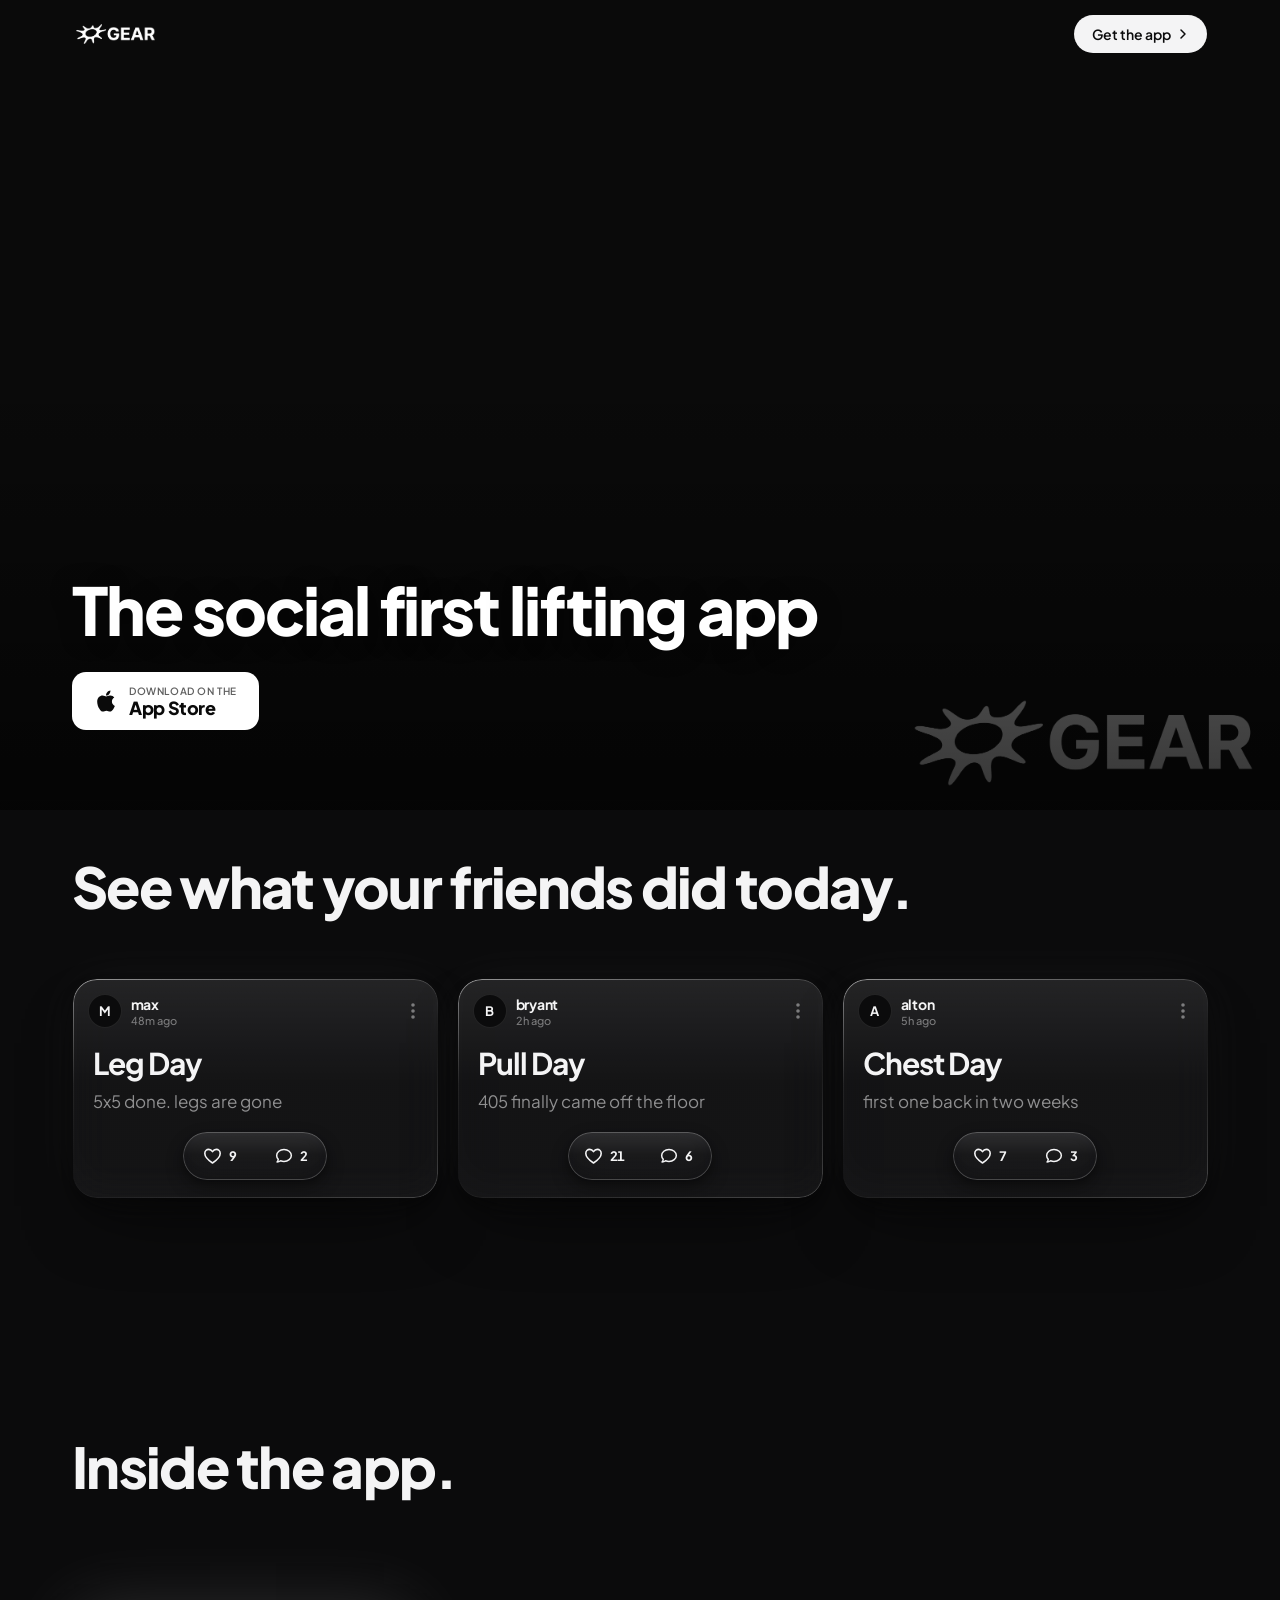
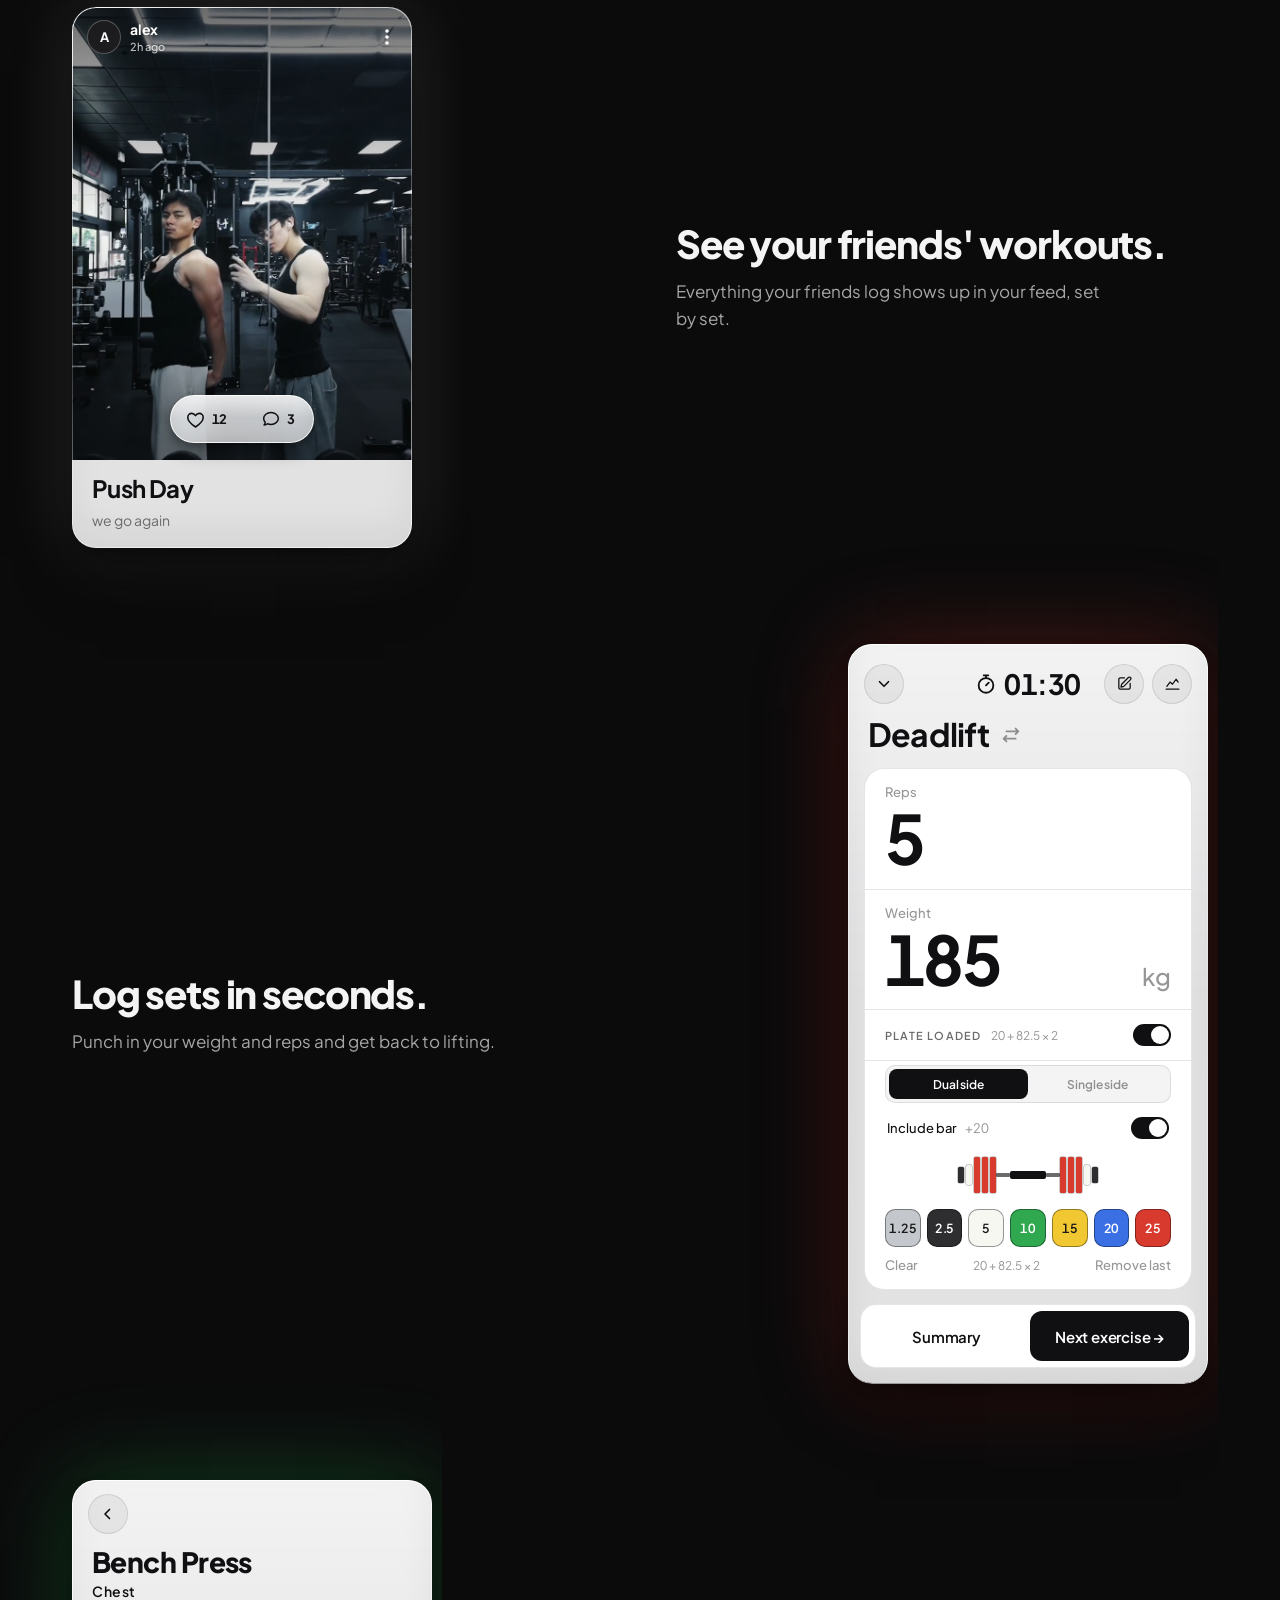
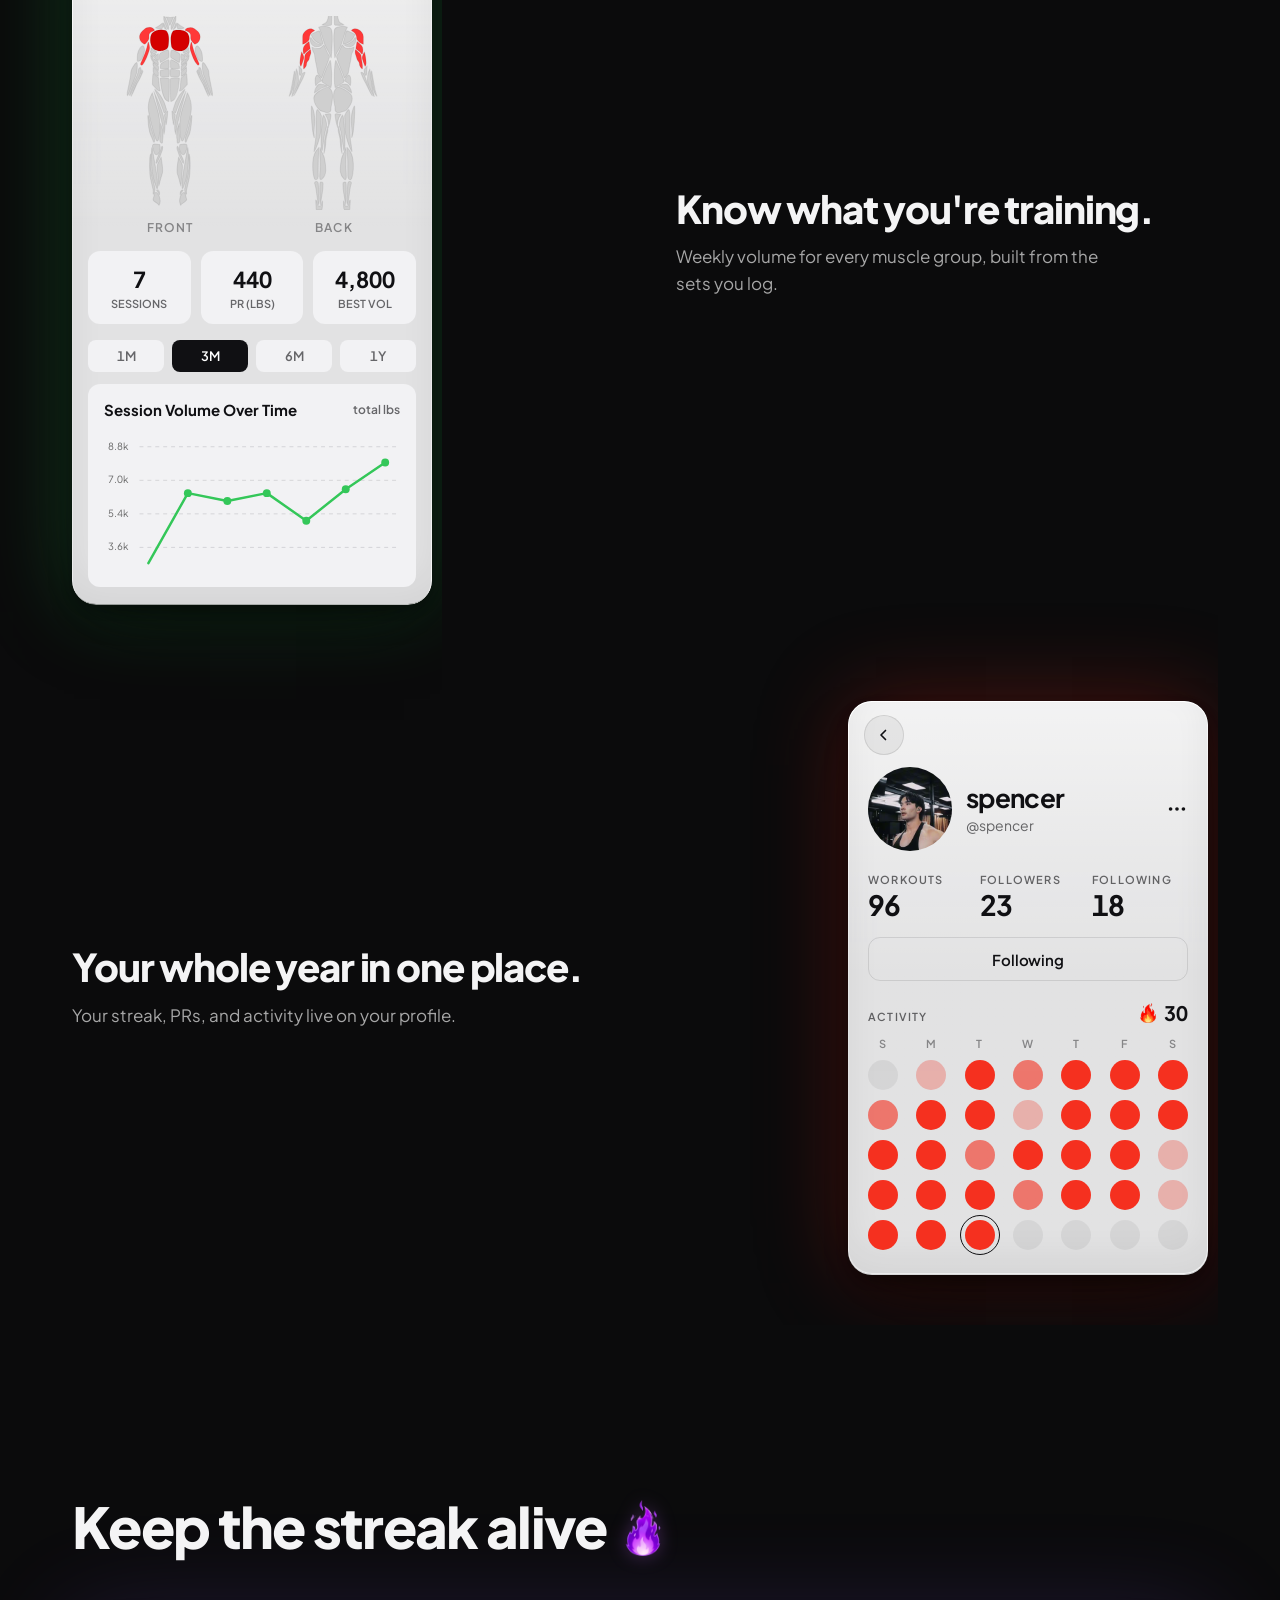
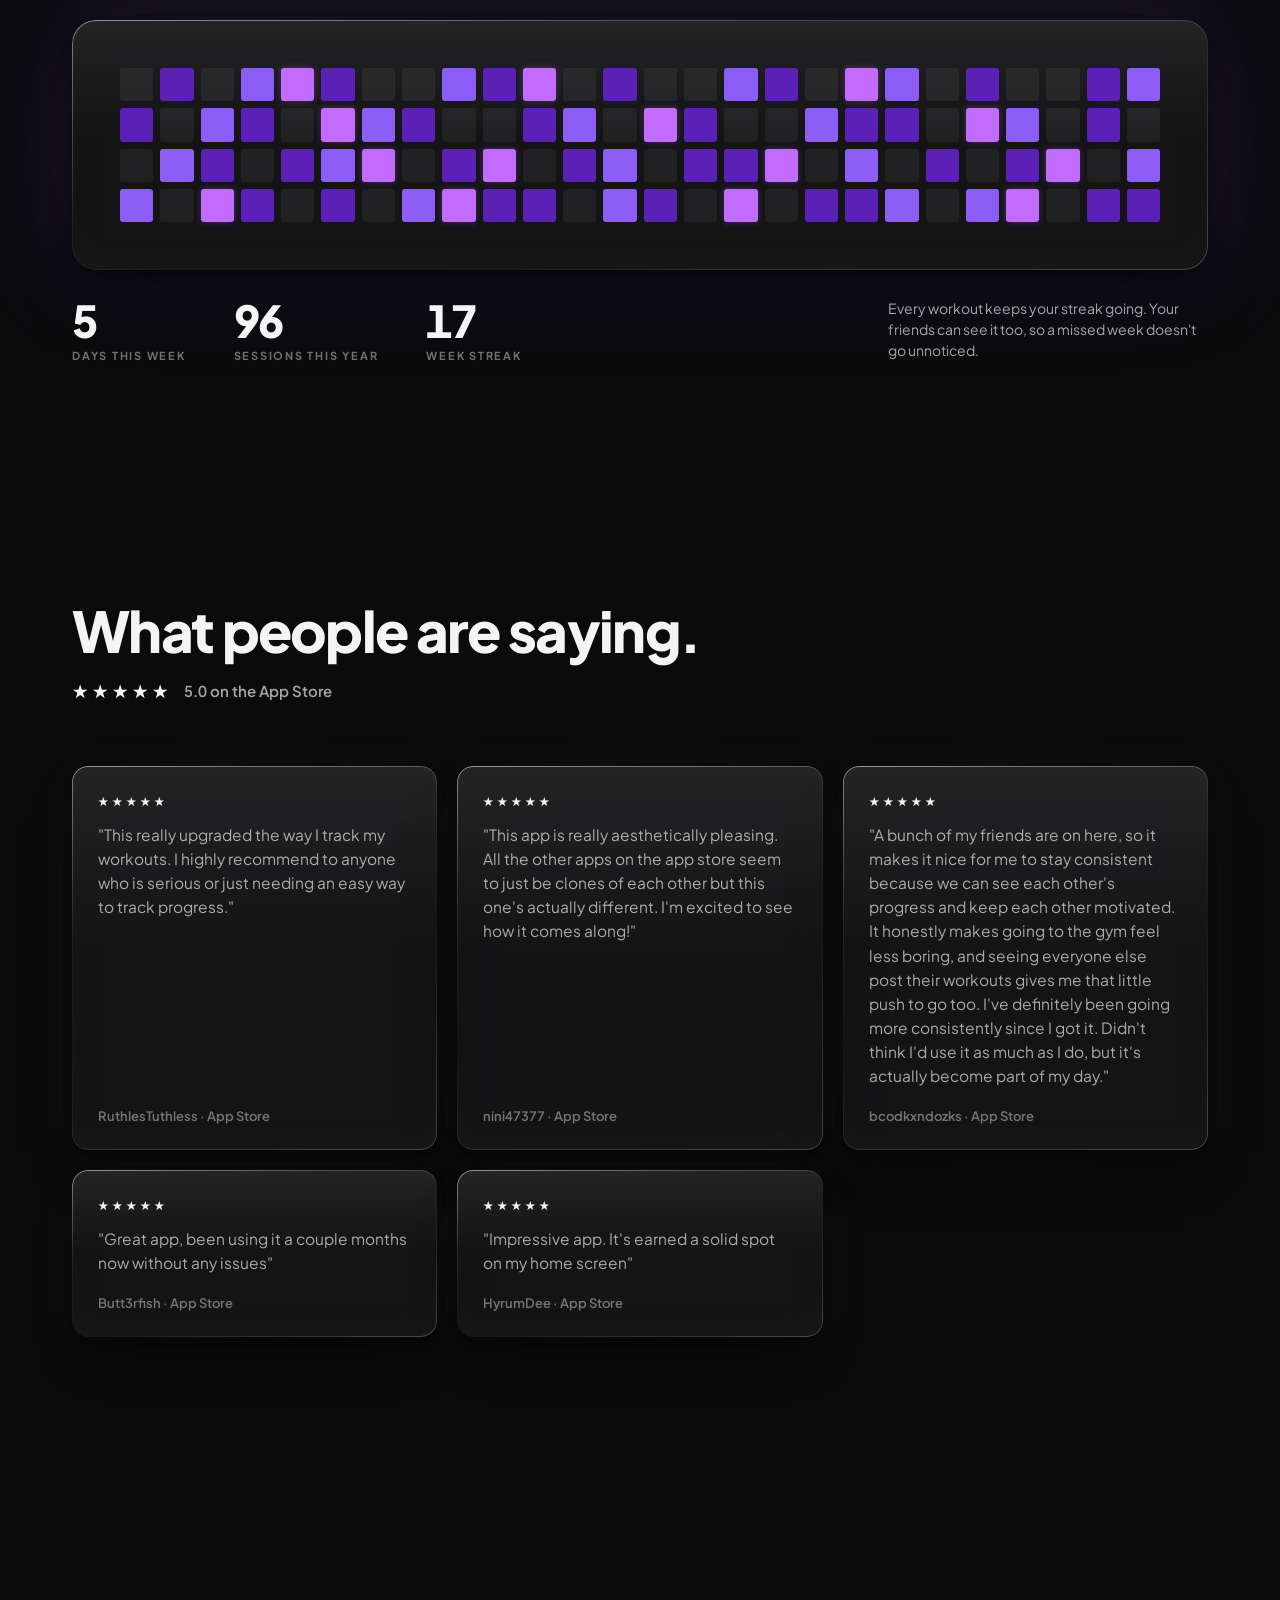
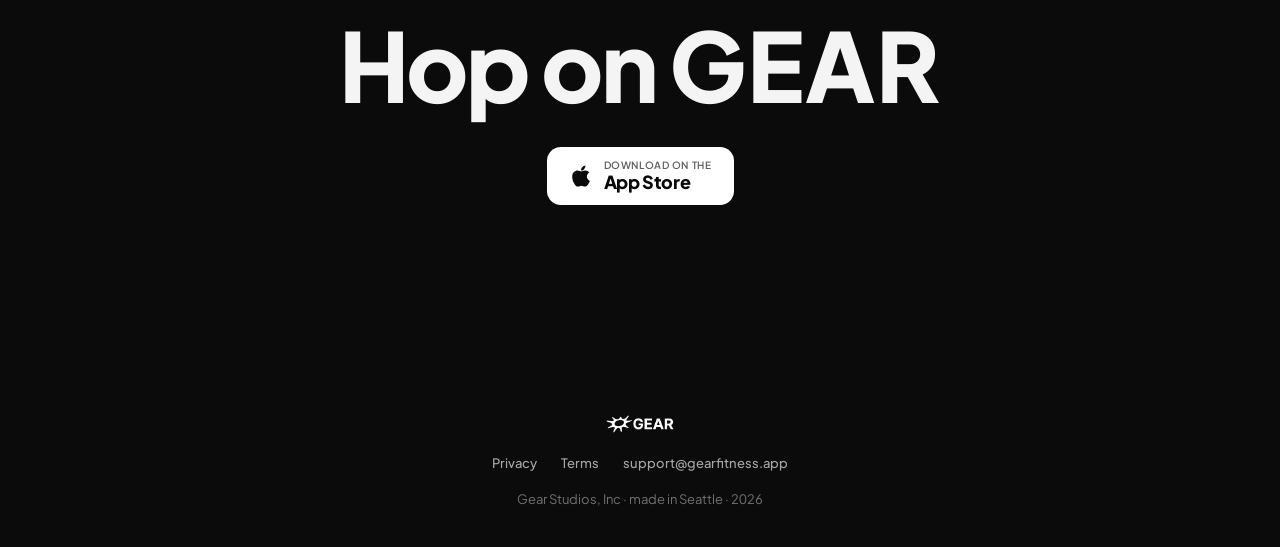
<file: index.html>
<!doctype html>
<html lang="en">
  <head>
    <meta charset="utf-8" />
    <title>Gear | Download Today</title>
    <meta name="viewport" content="width=device-width, initial-scale=1" />
    <meta
      name="description"
      content="Gear is a social workout log. Log your lifts, join groups, and see what your friends did today."
    />
    <!-- Open Graph -->
    <meta property="og:type" content="website" />
    <meta property="og:url" content="https://gearfitness.app/" />
    <meta property="og:title" content="Gear | Download Today" />
    <meta
      property="og:description"
      content="Log the set, share the session, see what your friends did today."
    />
    <meta property="og:image" content="https://gearfitness.app/thumb-v2.jpg" />
    <meta property="og:image:width" content="1200" />
    <meta property="og:image:height" content="630" />
    <meta property="og:image:type" content="image/jpeg" />
    <!-- Twitter Card -->
    <meta name="twitter:card" content="summary_large_image" />
    <meta name="twitter:url" content="https://gearfitness.app/" />
    <meta name="twitter:title" content="Gear | Download Today" />
    <meta
      name="twitter:description"
      content="Log the set, share the session, see what your friends did today."
    />
    <meta name="twitter:image" content="https://gearfitness.app/thumb-v2.jpg" />
    <!-- Favicons -->
    <link rel="icon" href="/favicon.ico" sizes="any" />
    <link rel="icon" type="image/png" href="/favicon-32x32.png" sizes="32x32" />
    <link rel="icon" type="image/png" href="/favicon-16x16.png" sizes="16x16" />
    <link rel="apple-touch-icon" href="/apple-touch-icon.png" sizes="180x180" />
    <link rel="preconnect" href="https://fonts.googleapis.com" />
    <link rel="preconnect" href="https://fonts.gstatic.com" crossorigin />
    <link
      href="https://fonts.googleapis.com/css2?family=Plus+Jakarta+Sans:wght@400;500;600;700;800&display=swap"
      rel="stylesheet"
    />
    <style>
      :root {
        --paper: #0b0b0c;
        --paper-dim: #161618;
        --ink: #f4f4f5;
        --ink-soft: rgba(255, 255, 255, 0.64);
        --ink-faint: rgba(255, 255, 255, 0.42);
        --ink-ghost: rgba(255, 255, 255, 0.1);
        --line: rgba(255, 255, 255, 0.12);
        --sans:
          "Plus Jakarta Sans", -apple-system, BlinkMacSystemFont, system-ui,
          sans-serif;
        --display: "Plus Jakarta Sans", system-ui, sans-serif;
        /* One radius system — chosen, not reflexive */
        --r-sm: 12px;
        --r-md: 16px;
        --r-lg: 24px;
      }
      * {
        box-sizing: border-box;
      }
      html,
      body {
        margin: 0;
        padding: 0;
        overflow-x: clip;
        background: var(--paper);
        color: var(--ink);
        font-family: var(--sans);
        -webkit-font-smoothing: antialiased;
        font-variant-numeric: tabular-nums;
        scroll-behavior: smooth;
        overflow-x: clip;
      }
      .wrap {
        position: relative;
        z-index: 1;
        max-width: 1200px;
        margin: 0 auto;
        padding: 0 32px;
        position: relative;
        z-index: 1;
      }
      /* Display family — replaces the old .serif hook so existing markup keeps working */
      .serif,
      .display {
        font-family: var(--display);
        font-weight: 800;
        letter-spacing: -0.03em;
      }
      .mono-caps {
        font-size: 11px;
        font-weight: 700;
        letter-spacing: 0.16em;
        text-transform: uppercase;
        color: var(--ink-faint);
      }
      a {
        color: inherit;
        text-decoration: none;
      }

      /* ===== NAV ===== */
      /* Full-width and transparent over the hero; once the page is scrolled
         the inner bar condenses into a centered, floating glass pill
         (see .scrolled). The outer nav never paints — the pill is .inner. */
      nav.top {
        position: fixed;
        inset: 0 0 auto;
        z-index: 20;
        pointer-events: none;
      }
      nav.top .inner {
        pointer-events: auto;
        position: relative;
        display: flex;
        align-items: center;
        justify-content: space-between;
        gap: 24px;
        width: 100%;
        max-width: 1200px;
        margin: 0 auto;
        padding: 14px 32px;
        border: 1px solid transparent;
        border-radius: 0;
        background: transparent;
        transition:
          max-width 0.42s cubic-bezier(0.22, 1, 0.36, 1),
          margin-top 0.38s cubic-bezier(0.22, 1, 0.36, 1),
          padding 0.35s ease,
          background 0.3s ease,
          border-color 0.3s ease,
          border-radius 0.38s cubic-bezier(0.22, 1, 0.36, 1),
          box-shadow 0.35s ease;
      }
      nav.top.scrolled .inner {
        max-width: min(400px, 100% - 24px);
        margin-top: 10px;
        padding: 8px 8px 8px 20px;
        border-radius: 999px;
        border: 1px solid rgba(255, 255, 255, 0.14);
        background:
          linear-gradient(
            rgba(255, 255, 255, 0.09),
            rgba(255, 255, 255, 0.02) 48%
          ),
          rgba(17, 17, 19, 0.72);
        backdrop-filter: blur(18px) saturate(1.5);
        -webkit-backdrop-filter: blur(18px) saturate(1.5);
        box-shadow:
          0 12px 28px rgba(0, 0, 0, 0.34),
          0 3px 8px rgba(0, 0, 0, 0.24),
          inset 0 1px 0 rgba(255, 255, 255, 0.14),
          inset 0 -10px 18px rgba(255, 255, 255, 0.03);
      }
      /* Gradient hairline that traces the pill's edge (masked ring) */
      nav.top .inner::before {
        content: "";
        position: absolute;
        inset: 0;
        border-radius: inherit;
        padding: 1px;
        background: linear-gradient(
          160deg,
          rgba(255, 255, 255, 0.45) 0%,
          rgba(255, 255, 255, 0.07) 30%,
          transparent 55%,
          rgba(255, 255, 255, 0.22) 100%
        );
        -webkit-mask:
          linear-gradient(#000 0 0) content-box,
          linear-gradient(#000 0 0);
        -webkit-mask-composite: xor;
        mask-composite: exclude;
        pointer-events: none;
        opacity: 0;
        transition: opacity 0.3s ease;
      }
      nav.top.scrolled .inner::before {
        opacity: 1;
      }
      nav.top .mark {
        display: flex;
        align-items: center;
        position: relative;
        z-index: 1;
      }
      nav.top .mark img {
        height: 26px;
        width: auto;
        display: block;
        filter: invert(1);
        transition: height 0.35s cubic-bezier(0.22, 1, 0.36, 1);
      }
      nav.top.scrolled .mark img {
        height: 22px;
      }
      nav.top .right {
        display: flex;
        align-items: center;
        gap: 26px;
        position: relative;
        z-index: 1;
      }
      nav.top .cta {
        height: 38px;
        padding: 0 18px;
        background: var(--ink);
        color: var(--paper);
        border-radius: 999px;
        font-size: 14px;
        font-weight: 600;
        display: inline-flex;
        align-items: center;
        gap: 6px;
        border: none;
        cursor: pointer;
        font-family: inherit;
        transition:
          opacity 0.18s ease,
          height 0.3s ease;
      }
      nav.top.scrolled .cta {
        height: 34px;
      }
      nav.top .cta:hover {
        opacity: 0.85;
      }

      /* ===== HERO (full-bleed video) ===== */
      section.hero {
        position: relative;
        min-height: 90vh;
        min-height: 90dvh; /* accounts for mobile browser chrome */
        display: flex;
        align-items: flex-end;
        background: #0a0a0a;
        overflow: hidden;
      }
      .hero-media {
        position: absolute;
        /* 30px taller than the hero, overflowing past the clipped bottom
           edge: shows 30px more of the video's top, no background reveal. */
        inset: 0 0 -30px 0;
        z-index: 0;
      }
      .hero-video {
        display: block;
        width: 100%;
        height: 100%;
        object-fit: cover;
        object-position: center;
      }
      .hero-wordmark {
        position: absolute;
        right: 1.1%;
        bottom: 4.9%;
        width: 28.5%;
        height: auto;
        filter: invert(1);
        opacity: 0.46;
        pointer-events: none;
        user-select: none;
      }
      /* Light gradient only at the bottom so the white download badges stay legible */
      .hero-scrim {
        position: absolute;
        inset: 0;
        z-index: 1;
        background: linear-gradient(
          180deg,
          transparent 0%,
          transparent 45%,
          rgba(0, 0, 0, 0.56) 100%
        );
      }
      .hero-inner {
        position: relative;
        z-index: 2;
        color: #fff;
        width: 100%;
        padding-top: 0;
        padding-bottom: 80px;
      }
      .hero-copy {
        max-width: 900px;
        margin-bottom: 30px;
      }
      .hero-copy h1 {
        font-size: clamp(40px, 5.2vw, 66px);
        line-height: 1;
        margin: 0;
        color: #fff;
        text-shadow: 0 2px 24px rgba(0, 0, 0, 0.35);
      }

      /* App store download buttons */
      .store-buttons {
        display: flex;
        gap: 14px;
        flex-wrap: wrap;
      }
      .store-btn {
        display: inline-flex;
        align-items: center;
        gap: 11px;
        height: 58px;
        padding: 0 22px;
        background: #fff;
        color: #0a0a0a;
        border-radius: 14px;
        border: none;
        cursor: pointer;
        transition:
          transform 0.18s ease,
          opacity 0.18s ease;
      }
      .store-btn:hover {
        opacity: 0.9;
        transform: translateY(-1px);
      }
      .store-ico {
        width: 24px;
        height: 24px;
        fill: currentColor;
        flex: none;
      }
      .store-txt {
        display: flex;
        flex-direction: column;
        line-height: 1;
        text-align: left;
      }
      .store-txt small {
        font-size: 10px;
        font-weight: 600;
        letter-spacing: 0.06em;
        text-transform: uppercase;
        opacity: 0.65;
        margin-bottom: 3px;
      }
      .store-txt strong {
        font-size: 18px;
        font-weight: 800;
        letter-spacing: -0.02em;
      }

      /* ===== APP SCREENS — ALTERNATING ROWS ===== */
      section.showcase {
        padding: 120px 0 56px;
      }
      .app-row {
        display: grid;
        grid-template-columns: 1fr 1fr;
        gap: 72px;
        align-items: center;
        padding: 48px 0;
      }
      .app-row .shot {
        position: relative;
        display: flex;
        justify-content: flex-start;
      }
      .app-row.flip .shot {
        order: 2;
        justify-content: flex-end;
      }
      .app-row .phone-shot {
        width: min(300px, 78vw);
      }
      .app-copy .kicker {
        margin-bottom: 14px;
      }
      .app-copy h3 {
        font-family: var(--display);
        font-weight: 800;
        font-size: clamp(28px, 3vw, 40px);
        line-height: 1.05;
        letter-spacing: -0.03em;
        margin: 0 0 14px;
      }
      .app-copy p {
        font-size: 17px;
        line-height: 1.55;
        color: var(--ink-soft);
        margin: 0;
        max-width: 440px;
      }
      /* iPhone frame drawn in CSS; the screenshot lives inside .screen.
         Corner radii are in px so they stay circular (a % radius on a tall
         box yields stretched, elliptical corners — the classic fake tell). */
      .phone-shot {
        position: relative;
        display: block;
        padding: 1.4%;
        background: linear-gradient(150deg, #3a3a3e 0%, #131315 30%, #060607 100%);
        border-radius: 46px;
        box-shadow:
          inset 0 0 0 1px rgba(255, 255, 255, 0.18),
          inset 0 0 0 2.5px #000;
        user-select: none;
        -webkit-user-select: none;
        -webkit-user-drag: none;
        filter: drop-shadow(0 18px 32px rgba(0, 0, 0, 0.42));
      }
      .phone-shot .screen {
        position: relative;
        width: 100%;
        aspect-ratio: 1179 / 2556;
        border-radius: 42px;
        overflow: hidden;
        background: #fff;
      }
      .phone-shot .screen img {
        width: 100%;
        height: 100%;
        object-fit: cover;
        display: block;
        -webkit-user-drag: none;
        user-select: none;
      }
      /* Uniform iOS status bar — covers each screenshot's real (mismatched)
         status bar with one 9:41 bar; scales with the phone via the SVG viewBox. */
      .phone-shot .statusbar {
        position: absolute;
        top: 0;
        left: 0;
        width: 100%;
        z-index: 2;
        display: block;
      }
      /* Dynamic Island */
      .phone-shot .island {
        position: absolute;
        top: 2.1%;
        left: 50%;
        transform: translateX(-50%);
        width: 31%;
        aspect-ratio: 100 / 30;
        background: #000;
        border-radius: 999px;
        z-index: 3;
      }
      /* The app's feed post card, rebuilt in the same glass language as the
         nav pill: photo with scrim, header over the photo, floating action
         pill, details strip on dark glass with the masked gradient ring. */
      .feed-card {
        position: relative;
        width: 340px;
        max-width: 100%;
        border-radius: 24px;
        overflow: hidden;
        /* Light glass against the dark page. The site's color tokens are
           re-declared locally, so everything inside the card renders its
           light-theme variant without per-element overrides. */
        --paper: #ffffff;
        --paper-dim: #f2f2f4;
        --ink: #101013;
        --ink-soft: rgba(16, 16, 19, 0.62);
        --ink-faint: rgba(16, 16, 19, 0.44);
        --line: rgba(0, 0, 0, 0.1);
        background:
          linear-gradient(
            rgba(255, 255, 255, 0.72),
            rgba(255, 255, 255, 0.3) 48%
          ),
          rgba(250, 250, 251, 0.85);
        backdrop-filter: blur(18px) saturate(1.5);
        -webkit-backdrop-filter: blur(18px) saturate(1.5);
        /* Layered depth: far ambient drop, mid drop, contact shadow, then
           inset top highlight + inner bottom shade for glass curvature.
           --halo is the component's color glow, hugging the card edge. */
        --halo: 0 0 72px 2px rgba(255, 255, 255, 0.14);
        box-shadow:
          0 36px 72px -28px rgba(0, 0, 0, 0.58),
          0 18px 34px -14px rgba(0, 0, 0, 0.38),
          0 5px 12px rgba(0, 0, 0, 0.24),
          inset 0 1px 0 rgba(255, 255, 255, 0.95),
          inset 0 -18px 36px rgba(0, 0, 0, 0.06),
          var(--halo);
        user-select: none;
        -webkit-user-select: none;
      }
      .feed-card::before {
        content: "";
        position: absolute;
        inset: 0;
        border-radius: inherit;
        padding: 1px;
        background: linear-gradient(
          160deg,
          rgba(255, 255, 255, 1) 0%,
          rgba(255, 255, 255, 0.45) 30%,
          rgba(255, 255, 255, 0.2) 55%,
          rgba(255, 255, 255, 0.75) 100%
        );
        -webkit-mask:
          linear-gradient(#000 0 0) content-box,
          linear-gradient(#000 0 0);
        -webkit-mask-composite: xor;
        mask-composite: exclude;
        pointer-events: none;
        z-index: 4;
      }
      .fc-media {
        position: relative;
        aspect-ratio: 3 / 4;
      }
      .fc-media img {
        position: absolute;
        inset: 0;
        width: 100%;
        height: 100%;
        object-fit: cover;
        display: block;
        -webkit-user-drag: none;
      }
      .fc-media::after {
        content: "";
        position: absolute;
        inset: 0;
        background: linear-gradient(
          rgba(0, 0, 0, 0.58),
          rgba(0, 0, 0, 0.03) 48%,
          rgba(0, 0, 0, 0.42)
        );
      }
      .fc-header {
        position: absolute;
        top: 0;
        left: 0;
        right: 0;
        display: flex;
        align-items: center;
        gap: 9px;
        padding: 13px 15px 6px;
        z-index: 2;
      }
      .fc-avatar {
        flex: none;
        width: 34px;
        height: 34px;
        border-radius: 50%;
        display: flex;
        align-items: center;
        justify-content: center;
        background: #1c1c1f;
        border: 1px solid rgba(255, 255, 255, 0.25);
        font-size: 13px;
        font-weight: 700;
        color: #fff;
      }
      .fc-id {
        flex: 1;
        min-width: 0;
        display: flex;
        flex-direction: column;
      }
      .fc-name {
        font-size: 14px;
        font-weight: 700;
        letter-spacing: -0.25px;
        line-height: 1.2;
        color: #fff;
        text-shadow: 0 1px 4px rgba(0, 0, 0, 0.35);
      }
      .fc-time {
        margin-top: 2px;
        font-size: 11px;
        font-weight: 500;
        color: rgba(255, 255, 255, 0.76);
        text-shadow: 0 1px 4px rgba(0, 0, 0, 0.35);
        font-variant-numeric: tabular-nums;
      }
      .fc-menu {
        flex: none;
        color: #fff;
      }
      /* Floating like/comment pill, same recipe as the scrolled nav: the
         backdrop-filter genuinely blurs the photo behind it. */
      .fc-actions {
        position: absolute;
        left: 50%;
        bottom: 17px;
        transform: translateX(-50%);
        width: 144px;
        height: 48px;
        border-radius: 24px;
        display: flex;
        align-items: stretch;
        z-index: 2;
        background:
          linear-gradient(
            rgba(255, 255, 255, 0.8),
            rgba(255, 255, 255, 0.45) 48%
          ),
          rgba(250, 250, 251, 0.55);
        backdrop-filter: blur(14px) saturate(1.5);
        -webkit-backdrop-filter: blur(14px) saturate(1.5);
        box-shadow:
          inset 0 0 0 1px rgba(255, 255, 255, 0.85),
          inset 0 -8px 16px rgba(0, 0, 0, 0.08),
          0 8px 18px rgba(0, 0, 0, 0.32),
          0 3px 7px rgba(0, 0, 0, 0.24);
      }
      .fc-action {
        flex: 1;
        display: flex;
        align-items: center;
        justify-content: center;
        gap: 6px;
        color: var(--ink);
        font-size: 13px;
        font-weight: 700;
        letter-spacing: -0.2px;
        font-variant-numeric: tabular-nums;
      }
      .fc-details {
        padding: 15px 20px 18px;
      }
      .fc-title {
        font-family: var(--display);
        font-size: 24px;
        line-height: 1.15;
        font-weight: 700;
        letter-spacing: -0.026em;
        color: var(--ink);
      }
      .fc-caption {
        margin-top: 7px;
        font-size: 14px;
        line-height: 1.45;
        color: var(--ink);
        opacity: 0.55;
      }
      /* The app's exercise detail screen (dark theme) on the glass base.
         Structure and values mirror ExerciseDetailContent.tsx: top bar with
         rest timer, title row, one hero card (Reps / Weight / plate loader
         split by hairlines), IPF kg plate colors, Summary/Next footer. */
      .log-card {
        width: 360px;
        max-width: 100%;
        padding: 12px 0 16px;
        display: flex;
        flex-direction: column;
        /* IPF-red halo from the loaded plates */
        --halo: 0 0 90px 4px rgba(217, 58, 46, 0.28);
      }
      .log-card i {
        display: block;
      }
      .lc-topbar {
        position: relative;
        display: flex;
        align-items: center;
        justify-content: center;
        padding: 10px 16px 12px;
      }
      .lc-round {
        width: 40px;
        height: 40px;
        border-radius: 50%;
        display: grid;
        place-items: center;
        background: rgba(0, 0, 0, 0.05);
        border: 1px solid var(--line);
        color: var(--ink);
      }
      .lc-topbar .back {
        position: absolute;
        left: 16px;
      }
      .lc-topbar .acts {
        position: absolute;
        right: 16px;
        display: flex;
        gap: 8px;
      }
      .lc-timer {
        display: flex;
        align-items: center;
        gap: 7px;
        font-size: 28px;
        font-weight: 700;
        letter-spacing: -0.5px;
        color: var(--ink);
        font-variant-numeric: tabular-nums;
      }
      .lc-title {
        display: flex;
        align-items: center;
        gap: 10px;
        padding: 4px 20px 16px;
        font-family: var(--display);
        font-size: 32px;
        font-weight: 700;
        letter-spacing: -0.025em;
        line-height: 1.1;
        color: var(--ink);
      }
      .lc-title svg {
        color: var(--ink-faint);
      }
      .lc-hero {
        margin: 0 16px 14px;
        border-radius: 20px;
        background: var(--paper);
        border: 1px solid var(--line);
        overflow: hidden;
      }
      .lc-row {
        padding: 15px 20px;
      }
      .lc-label {
        font-size: 13px;
        font-weight: 500;
        color: var(--ink-faint);
        margin-bottom: 2px;
      }
      .lc-vrow {
        display: flex;
        align-items: baseline;
      }
      .lc-value {
        flex: 1;
        font-family: var(--display);
        font-size: 68px;
        font-weight: 700;
        letter-spacing: -0.04em;
        line-height: 1.05;
        color: var(--ink);
        font-variant-numeric: tabular-nums;
      }
      .lc-unit {
        font-size: 24px;
        font-weight: 500;
        color: var(--ink-faint);
        margin-left: 8px;
      }
      .lc-div {
        height: 1px;
        background: var(--line);
      }
      .lc-plateled {
        display: flex;
        align-items: center;
        justify-content: space-between;
        gap: 10px;
        padding: 14px 20px;
      }
      .lc-plateled .cap {
        display: flex;
        align-items: baseline;
        gap: 10px;
        font-size: 11px;
        font-weight: 600;
        letter-spacing: 1.2px;
        color: var(--ink-soft);
        white-space: nowrap;
      }
      .lc-plateled .sum,
      .lc-acts .sum {
        font-size: 12px;
        font-weight: 400;
        letter-spacing: 0;
        color: var(--ink-faint);
        font-variant-numeric: tabular-nums;
      }
      .lc-switch {
        flex: none;
        width: 38px;
        height: 22px;
        border-radius: 11px;
        background: var(--ink);
        position: relative;
      }
      .lc-switch::after {
        content: "";
        position: absolute;
        top: 2px;
        left: 18px;
        width: 18px;
        height: 18px;
        border-radius: 50%;
        background: var(--paper);
      }
      .lc-loader {
        padding: 4px 20px 16px;
      }
      .lc-seg {
        display: flex;
        padding: 3px;
        border-radius: 10px;
        background: rgba(0, 0, 0, 0.045);
        border: 1px solid var(--line);
        margin-bottom: 4px;
      }
      .lc-seg span {
        flex: 1;
        height: 30px;
        display: grid;
        place-items: center;
        border-radius: 8px;
        font-size: 12px;
        font-weight: 600;
        letter-spacing: -0.1px;
        color: var(--ink-faint);
      }
      .lc-seg .on {
        background: var(--ink);
        color: var(--paper);
      }
      .lc-barrow {
        display: flex;
        align-items: center;
        justify-content: space-between;
        padding: 10px 2px 14px;
        font-size: 13px;
        font-weight: 500;
        color: var(--ink);
      }
      .lc-barrow em {
        font-style: normal;
        font-weight: 400;
        color: var(--ink-faint);
        margin-left: 8px;
      }
      .lc-visual {
        display: flex;
        align-items: center;
        justify-content: center;
        height: 44px;
      }
      .lc-visual .side {
        flex: 1;
        display: flex;
        align-items: center;
        gap: 2px;
      }
      .lc-visual .side.l {
        justify-content: flex-end;
      }
      .lc-visual .side.r {
        justify-content: flex-start;
      }
      .lc-visual .bar {
        display: flex;
        align-items: center;
      }
      .lc-visual .cap {
        width: 14px;
        height: 4px;
        border-radius: 1px;
        background: var(--ink-soft);
      }
      .lc-visual .shaft {
        width: 36px;
        height: 8px;
        border-radius: 2px;
        background: var(--ink);
      }
      .lc-visual .plate {
        width: 6px;
        border-radius: 1.5px;
        box-shadow: 0 0 0 0.5px rgba(0, 0, 0, 0.4);
      }
      .lc-plates {
        display: flex;
        gap: 6px;
        margin-top: 12px;
      }
      .lc-plates span {
        flex: 1;
        height: 38px;
        display: grid;
        place-items: center;
        border-radius: 10px;
        border: 1px solid rgba(0, 0, 0, 0.4);
        font-size: 12.5px;
        font-weight: 600;
        letter-spacing: -0.2px;
        font-variant-numeric: tabular-nums;
      }
      /* IPF competition kg plate colors, from the app's plateMath.ts */
      .pk25 {
        background: #d93a2e;
        color: #fff;
      }
      .pk20 {
        background: #3b70e4;
        color: #fff;
      }
      .pk15 {
        background: #f2c832;
        color: #1a1a1a;
      }
      .pk10 {
        background: #2fa84f;
        color: #fff;
      }
      .pk5 {
        background: #f7f7f2;
        color: #1a1a1a;
      }
      .pk2-5 {
        background: #2e2e30;
        color: #fff;
      }
      .pk1-25 {
        background: #c4c8cc;
        color: #1a1a1a;
      }
      .lc-acts {
        display: flex;
        align-items: center;
        justify-content: space-between;
        margin-top: 10px;
        font-size: 13px;
        font-weight: 500;
        color: var(--ink-faint);
      }
      .lc-footer {
        display: flex;
        gap: 4px;
        margin: 0 12px;
        padding: 6px;
        border-radius: 16px;
        background: var(--paper);
        border: 1px solid var(--line);
      }
      .lc-footer .sec,
      .lc-footer .pri {
        flex: 1;
        height: 50px;
        display: grid;
        place-items: center;
        border-radius: 12px;
        font-size: 15px;
        font-weight: 600;
        letter-spacing: -0.2px;
      }
      .lc-footer .sec {
        color: var(--ink);
      }
      .lc-footer .pri {
        background: var(--ink);
        color: var(--paper);
      }
      /* The app's exercise history screen (ExerciseHistory.tsx): title,
         muscles-worked pair, stat tiles, time scopes, volume chart. */
      .ins-card,
      .pf-card {
        width: 360px;
        max-width: 100%;
        padding: 14px 16px 18px;
        display: flex;
        flex-direction: column;
      }
      /* Chart-green halo */
      .ins-card {
        --halo: 0 0 90px 4px rgba(52, 199, 89, 0.26);
      }
      /* Streak-red halo */
      .pf-card {
        --halo: 0 0 90px 4px rgba(245, 48, 31, 0.26);
      }
      .ins-back,
      .pf-back {
        align-self: flex-start;
        margin-bottom: 10px;
      }
      .ins-title {
        padding: 0 4px;
        font-family: var(--display);
        font-size: 28px;
        font-weight: 800;
        letter-spacing: -0.02em;
        color: var(--ink);
      }
      .ins-sub {
        padding: 3px 4px 0;
        font-size: 14px;
        font-weight: 600;
        letter-spacing: 0.5px;
        color: var(--ink);
      }
      .ins-muscles {
        display: flex;
        justify-content: space-around;
        padding: 16px 0 4px;
      }
      .ins-muscles figure {
        margin: 0;
        display: flex;
        flex-direction: column;
        align-items: center;
        gap: 10px;
      }
      .ins-muscles img {
        width: 104px;
        height: auto;
        display: block;
      }
      .ins-muscles figcaption {
        font-size: 12px;
        font-weight: 600;
        letter-spacing: 1.2px;
        color: var(--ink-faint);
      }
      .ins-stats {
        display: flex;
        gap: 10px;
        margin-top: 12px;
      }
      .ins-stat {
        flex: 1;
        background: var(--paper-dim);
        border-radius: 12px;
        padding: 14px 8px;
        text-align: center;
      }
      .ins-stat .v {
        font-size: 22px;
        font-weight: 700;
        margin-bottom: 4px;
        color: var(--ink);
        font-variant-numeric: tabular-nums;
      }
      .ins-stat .l {
        font-size: 11px;
        font-weight: 600;
        text-transform: uppercase;
        color: var(--ink-soft);
      }
      .ins-scope {
        display: flex;
        gap: 8px;
        margin-top: 16px;
      }
      .ins-scope span {
        flex: 1;
        padding: 8px 0;
        border-radius: 8px;
        text-align: center;
        font-size: 13px;
        font-weight: 600;
        background: var(--paper-dim);
        color: var(--ink-soft);
        font-variant-numeric: tabular-nums;
      }
      .ins-scope .on {
        background: var(--ink);
        color: var(--paper);
      }
      .ins-chart {
        margin-top: 12px;
        background: var(--paper-dim);
        border-radius: 12px;
        padding: 16px 16px 10px;
      }
      .ins-chart .head {
        display: flex;
        align-items: center;
        justify-content: space-between;
        margin-bottom: 10px;
      }
      .ins-chart .t {
        font-size: 15px;
        font-weight: 700;
        color: var(--ink);
      }
      .ins-chart .u {
        font-size: 12px;
        font-weight: 600;
        color: var(--ink-soft);
      }
      .ins-chart svg {
        display: block;
        width: 100%;
        height: auto;
      }
      /* The app's profile screen (Profile.tsx): identity row, stats,
         Following button, activity dot grid with the streak flame. */
      .pf-id {
        display: flex;
        align-items: center;
        gap: 14px;
        padding: 2px 4px 0;
      }
      .pf-id .avatar {
        width: 84px;
        height: 84px;
        border-radius: 50%;
        object-fit: cover;
        display: block;
      }
      .pf-id .names {
        flex: 1;
        min-width: 0;
      }
      .pf-name {
        font-family: var(--display);
        font-size: 26px;
        font-weight: 700;
        letter-spacing: -0.025em;
        line-height: 1.1;
        color: var(--ink);
      }
      .pf-handle {
        margin-top: 4px;
        font-size: 14px;
        color: var(--ink-soft);
      }
      .pf-id .menu {
        color: var(--ink);
      }
      .pf-stats {
        display: flex;
        gap: 16px;
        padding: 22px 4px 0;
      }
      .pf-stat {
        flex: 1;
      }
      .pf-stat .l {
        font-size: 11px;
        font-weight: 600;
        letter-spacing: 1.2px;
        color: var(--ink-soft);
        margin-bottom: 4px;
      }
      .pf-stat .v {
        font-size: 28px;
        font-weight: 700;
        letter-spacing: -0.03em;
        line-height: 1.05;
        color: var(--ink);
        font-variant-numeric: tabular-nums;
      }
      .pf-follow {
        margin: 18px 4px 0;
        height: 44px;
        border-radius: 12px;
        display: grid;
        place-items: center;
        border: 1px solid var(--line);
        font-size: 15px;
        font-weight: 600;
        letter-spacing: -0.2px;
        color: var(--ink);
      }
      .pf-activity {
        padding: 22px 4px 4px;
      }
      .pf-acthead {
        display: flex;
        align-items: flex-end;
        justify-content: space-between;
        margin-bottom: 14px;
      }
      .pf-acthead .l {
        font-size: 11px;
        font-weight: 600;
        letter-spacing: 1.2px;
        color: var(--ink-soft);
      }
      .pf-flame {
        display: flex;
        align-items: flex-end;
        gap: 6px;
      }
      .pf-flame img {
        width: 20px;
        height: auto;
        display: block;
      }
      .pf-flame b {
        font-size: 20px;
        font-weight: 700;
        line-height: 1;
        color: var(--ink);
        font-variant-numeric: tabular-nums;
      }
      .pf-days,
      .pf-grid-row {
        display: flex;
        justify-content: space-between;
      }
      .pf-days {
        margin-bottom: 10px;
      }
      .pf-days span {
        width: 30px;
        text-align: center;
        font-size: 11px;
        font-weight: 600;
        letter-spacing: 0.5px;
        color: var(--ink-faint);
      }
      .pf-grid-row {
        margin-bottom: 10px;
      }
      .pf-grid-row:last-child {
        margin-bottom: 2px;
      }
      .pf-dot {
        position: relative;
        width: 30px;
        height: 30px;
        border-radius: 50%;
        background: rgba(0, 0, 0, 0.06);
      }
      /* Streak-tier accent (30-day flame): #F5301F at 0.28 / 0.6 / full */
      .pf-dot.a1 {
        background: rgba(245, 48, 31, 0.28);
      }
      .pf-dot.a2 {
        background: rgba(245, 48, 31, 0.6);
      }
      .pf-dot.a3 {
        background: #f5301f;
      }
      .pf-dot.today::after {
        content: "";
        position: absolute;
        inset: -5px;
        border-radius: 50%;
        border: 1.5px solid var(--ink);
      }
      /* ===== REVIEWS ===== */
      section.reviews {
        position: relative;
        padding: 120px 0;
      }
      .review-grid {
        display: grid;
        grid-template-columns: repeat(3, 1fr);
        gap: 20px;
      }
      .review-card {
        position: relative;
        margin: 0;
        background:
          linear-gradient(
            rgba(255, 255, 255, 0.09),
            rgba(255, 255, 255, 0.02) 48%
          ),
          rgba(17, 17, 19, 0.72);
        backdrop-filter: blur(18px) saturate(1.5);
        -webkit-backdrop-filter: blur(18px) saturate(1.5);
        border-radius: var(--r-md);
        padding: 28px 26px 26px;
        display: flex;
        flex-direction: column;
        gap: 14px;
        box-shadow:
          0 28px 56px -24px rgba(0, 0, 0, 0.58),
          0 12px 26px -12px rgba(0, 0, 0, 0.36),
          0 4px 10px rgba(0, 0, 0, 0.24),
          inset 0 1px 0 rgba(255, 255, 255, 0.14),
          inset 0 -14px 28px rgba(255, 255, 255, 0.02),
          0 0 48px rgba(255, 255, 255, 0.045);
      }
      .review-card::before {
        content: "";
        position: absolute;
        inset: 0;
        border-radius: inherit;
        padding: 1px;
        background: linear-gradient(
          160deg,
          rgba(255, 255, 255, 0.45) 0%,
          rgba(255, 255, 255, 0.07) 30%,
          transparent 55%,
          rgba(255, 255, 255, 0.22) 100%
        );
        -webkit-mask:
          linear-gradient(#000 0 0) content-box,
          linear-gradient(#000 0 0);
        -webkit-mask-composite: xor;
        mask-composite: exclude;
        pointer-events: none;
      }
      .review-card .stars {
        font-size: 12px;
        letter-spacing: 3px;
        color: var(--ink);
      }
      .store-rating {
        display: flex;
        align-items: center;
        gap: 12px;
        margin-top: 2px;
        font-size: 15px;
        font-weight: 600;
        color: var(--ink-soft);
      }
      .store-rating .stars {
        font-size: 18px;
        letter-spacing: 4px;
        color: var(--ink);
      }
      .review-card blockquote {
        margin: 0;
        font-size: 15.5px;
        line-height: 1.55;
        color: var(--ink-soft);
      }
      .review-card .byline {
        margin-top: auto;
        padding-top: 6px;
        font-size: 13px;
        font-weight: 600;
        color: var(--ink-faint);
      }

      /* ===== FEATURES ===== */
      section.features {
        position: relative;
        padding: 48px 0 120px;
      }
      /* Text sits above the cards' halo glows */
      .section-head,
      .app-copy,
      .activity-meta {
        position: relative;
        z-index: 2;
      }
      .section-head {
        margin-bottom: 64px;
        max-width: 760px;
      }
      .section-head .kicker {
        margin-bottom: 18px;
      }
      .section-head h2 {
        font-family: var(--display);
        font-weight: 800;
        font-size: clamp(34px, 4.4vw, 58px);
        line-height: 1.02;
        letter-spacing: -0.03em;
        margin: 0 0 20px;
      }
      .section-head h2 em {
        font-style: normal;
        color: var(--ink);
      }
      .single-line {
        white-space: nowrap;
      }
      .section-head p {
        font-size: 18px;
        line-height: 1.55;
        color: var(--ink-soft);
        max-width: 600px;
        margin: 0;
      }

      .feature-grid {
        display: grid;
        grid-template-columns: repeat(
          auto-fit,
          minmax(min(100%, 365px), 365px)
        );
        justify-content: center;
        gap: 20px;
      }
      /* Text-only feed post cards (the app's no-photo variant): header,
         title + caption, floating action pill. Reuses the .feed-card glass
         base; these overrides swap the over-photo styling for on-glass. */
      .post-cell {
        width: 100%;
        max-width: 365px;
        display: flex;
        flex-direction: column;
      }
      .post-cell .fc-header {
        position: static;
        padding: 15px 15px 6px;
      }
      .post-cell .fc-avatar {
        background: var(--paper);
        border-color: var(--line);
        color: var(--ink);
      }
      .post-cell .fc-name {
        color: var(--ink);
        text-shadow: none;
      }
      .post-cell .fc-time {
        color: var(--ink-faint);
        text-shadow: none;
      }
      .post-cell .fc-menu {
        color: var(--ink-faint);
      }
      .post-cell .fc-details {
        padding: 12px 20px 0;
      }
      .post-cell .fc-title {
        font-size: 30px;
        letter-spacing: -0.03em;
      }
      .post-cell .fc-caption {
        font-size: 17px;
        margin-top: 8px;
      }
      .post-cell .fc-actions {
        position: static;
        transform: none;
        flex: none;
        margin: 18px auto;
      }
      /* Dark-glass variant for the "See what your friends did today" cards:
         flip the local tokens back to the site palette and swap the surface,
         shadow, and pill for the dark recipe. */
      .feed-card.post-cell {
        --paper: #0b0b0c;
        --paper-dim: #161618;
        --ink: #f4f4f5;
        --ink-soft: rgba(244, 244, 245, 0.62);
        --ink-faint: rgba(244, 244, 245, 0.44);
        --line: rgba(255, 255, 255, 0.1);
        background:
          linear-gradient(
            rgba(255, 255, 255, 0.09),
            rgba(255, 255, 255, 0.02) 48%
          ),
          rgba(17, 17, 19, 0.72);
        --halo: 0 0 56px rgba(255, 255, 255, 0.05);
        box-shadow:
          0 36px 72px -28px rgba(0, 0, 0, 0.62),
          0 18px 34px -14px rgba(0, 0, 0, 0.4),
          0 5px 12px rgba(0, 0, 0, 0.26),
          inset 0 1px 0 rgba(255, 255, 255, 0.14),
          inset 0 -18px 36px rgba(255, 255, 255, 0.02),
          var(--halo);
      }
      .feed-card.post-cell::before {
        background: linear-gradient(
          160deg,
          rgba(255, 255, 255, 0.45) 0%,
          rgba(255, 255, 255, 0.07) 30%,
          transparent 55%,
          rgba(255, 255, 255, 0.22) 100%
        );
      }
      .post-cell .fc-actions {
        background:
          linear-gradient(
            rgba(255, 255, 255, 0.12),
            rgba(255, 255, 255, 0.03) 48%
          ),
          rgba(17, 17, 19, 0.4);
        box-shadow:
          inset 0 0 0 1px rgba(255, 255, 255, 0.22),
          inset 0 -8px 16px rgba(0, 0, 0, 0.2),
          0 8px 18px rgba(0, 0, 0, 0.32),
          0 3px 7px rgba(0, 0, 0, 0.24);
      }

      /* Scroll reveal — opacity/transform only, honors reduced motion */
      .reveal {
        opacity: 0;
        transform: translateY(14px);
        transition:
          opacity 0.55s ease,
          transform 0.55s cubic-bezier(0.22, 1, 0.36, 1);
      }
      .reveal.in {
        opacity: 1;
        transform: none;
      }
      @media (prefers-reduced-motion: reduce) {
        .reveal {
          opacity: 1;
          transform: none;
          transition: none;
        }
      }

      /* ===== ACTIVITY SHOWCASE ===== */
      section.activity-showcase {
        position: relative;
        padding: 120px 0;
      }
      .activity-showcase .flame {
        height: 1em;
        vertical-align: -0.12em;
        margin-left: 0.15em;
        filter: drop-shadow(0 0 9px rgba(194, 107, 255, 0.3));
      }
      /* Dark liquid glass — same layered recipe as the cards, kept in the
         site's dark palette so the purple grid stays the star. */
      .activity-grid-hero {
        position: relative;
        display: grid;
        grid-template-columns: repeat(26, 1fr);
        gap: 7px;
        padding: 48px;
        background:
          linear-gradient(
            rgba(255, 255, 255, 0.09),
            rgba(255, 255, 255, 0.02) 48%
          ),
          rgba(17, 17, 19, 0.72);
        backdrop-filter: blur(18px) saturate(1.5);
        -webkit-backdrop-filter: blur(18px) saturate(1.5);
        border-radius: var(--r-lg);
        margin-top: 40px;
        box-shadow:
          0 36px 72px -28px rgba(0, 0, 0, 0.62),
          0 18px 34px -14px rgba(0, 0, 0, 0.4),
          0 5px 12px rgba(0, 0, 0, 0.26),
          inset 0 1px 0 rgba(255, 255, 255, 0.14),
          inset 0 -18px 36px rgba(255, 255, 255, 0.02),
          0 0 105px 4px rgba(139, 92, 246, 0.19);
      }
      .activity-grid-hero::before {
        content: "";
        position: absolute;
        inset: 0;
        border-radius: inherit;
        padding: 1px;
        background: linear-gradient(
          160deg,
          rgba(255, 255, 255, 0.45) 0%,
          rgba(255, 255, 255, 0.07) 30%,
          transparent 55%,
          rgba(255, 255, 255, 0.22) 100%
        );
        -webkit-mask:
          linear-gradient(#000 0 0) content-box,
          linear-gradient(#000 0 0);
        -webkit-mask-composite: xor;
        mask-composite: exclude;
        pointer-events: none;
      }
      .activity-grid-hero div {
        aspect-ratio: 1/1;
        border-radius: 3px;
        background: rgba(255, 255, 255, 0.06);
      }
      .activity-grid-hero div.l1 {
        background: #5b21b6;
      }
      .activity-grid-hero div.l2 {
        background: #8b5cf6;
      }
      .activity-grid-hero div.l3 {
        background: #c26bff;
        box-shadow: 0 0 7px rgba(194, 107, 255, 0.3);
      }
      .activity-legend {
        display: flex;
        align-items: center;
        gap: 12px;
        margin-top: 28px;
        font-size: 13px;
        color: var(--ink-soft);
        font-weight: 500;
      }
      .activity-legend .cells {
        display: flex;
        gap: 5px;
      }
      .activity-legend .cells div {
        width: 14px;
        height: 14px;
        border-radius: 3px;
      }
      .activity-meta {
        display: flex;
        justify-content: space-between;
        align-items: flex-start;
        gap: 40px;
        flex-wrap: wrap;
      }
      .activity-meta .stats {
        display: flex;
        gap: 48px;
      }
      .activity-meta .stat .n {
        font-family: var(--display);
        font-weight: 800;
        font-size: 44px;
        line-height: 1.02;
        color: var(--ink);
        letter-spacing: -0.03em;
      }
      .activity-meta .stat .l {
        margin-top: 6px;
      }
      .activity-meta .note {
        max-width: 320px;
        margin: 0;
        color: var(--ink-soft);
        font-size: 14px;
        line-height: 1.5;
      }

      /* ===== SCREENS GALLERY ===== */
      section.gallery {
        padding: 120px 0;
      }
      .gallery-stage {
        display: flex;
        justify-content: center;
        align-items: flex-end;
        gap: 28px;
        position: relative;
        min-height: 760px;
        margin-top: 40px;
      }
      .gallery-phone {
        position: relative;
        transition: transform 0.3s ease;
        width: 266px;
        height: 574px;
      }
      .gallery-phone > div:first-child {
        position: absolute;
        bottom: 0;
        left: 50%;
        margin-left: -195px;
      }
      .gallery-phone.rot-l {
        transform: rotate(-4deg) translateY(18px);
      }
      .gallery-phone.rot-r {
        transform: rotate(4deg) translateY(18px);
      }
      .gallery-phone:hover {
        transform: rotate(0) translateY(0);
        z-index: 2;
      }
      .gallery-caption {
        position: absolute;
        bottom: -42px;
        left: 50%;
        transform: translateX(-50%);
        font-size: 13px;
        font-weight: 600;
        letter-spacing: 0.02em;
        color: var(--ink-faint);
        white-space: nowrap;
      }

      /* ===== CLOSING CTA ===== */
      section.closing {
        padding: 160px 0;
        text-align: center;
        background: var(--paper);
        color: var(--ink);
      }
      .closing h2 {
        font-family: var(--display);
        font-weight: 800;
        font-size: clamp(52px, 7.5vw, 104px);
        line-height: 0.98;
        letter-spacing: -0.035em;
        margin: 0 0 36px;
        color: var(--ink);
      }
      .closing h2 em {
        font-style: normal;
        font-weight: 800;
        text-transform: uppercase;
        letter-spacing: 0.01em;
        color: var(--ink);
      }
      .closing .store-buttons {
        justify-content: center;
        margin-top: 8px;
      }
      .closing .fineprint {
        margin-top: 24px;
        font-size: 13px;
        color: var(--ink-faint);
      }

      /* ===== FOOTER ===== */
      footer {
        padding: 48px 0 40px;
      }
      footer .inner {
        display: flex;
        flex-direction: column;
        justify-content: center;
        align-items: center;
        gap: 20px;
        text-align: center;
      }
      footer .mark {
        display: flex;
        align-items: center;
      }
      footer .mark img {
        height: 22px;
        width: auto;
        display: block;
        filter: invert(1);
      }
      footer .meta {
        font-size: 13px;
        color: var(--ink-faint);
      }
      footer nav {
        display: flex;
        gap: 24px;
        font-size: 13px;
        color: var(--ink-soft);
        font-weight: 500;
      }
      footer nav a:hover {
        color: var(--ink);
      }

      /* ===== Responsive ===== */
      @media (max-width: 960px) {
        .wrap {
          padding: 0 20px;
        }
        /* On mobile, show the whole landscape video instead of cropping it:
           let it flow at its natural height with the badges sitting below. */
        section.hero {
          display: block;
          min-height: 0;
        }
        .hero-media {
          position: relative;
          inset: auto;
        }
        .hero-video {
          width: 100%;
          height: auto;
        }
        .hero-scrim {
          display: none;
        }
        .hero-inner {
          padding-top: 28px;
          padding-bottom: 36px;
        }
        /* Below the video the copy sits on the page background, so drop the
           over-video shadow treatment and center it with the badge. */
        .hero-copy {
          text-align: center;
          margin: 0 auto 26px;
        }
        .hero-copy h1 {
          font-size: clamp(34px, 9vw, 46px);
          text-shadow: none;
        }
        /* Center the App Store badge under the video on mobile */
        .hero .store-buttons {
          justify-content: center;
        }
        section.features,
        section.activity-showcase,
        section.gallery {
          padding: 80px 0;
        }
        section.showcase {
          padding: 80px 0 24px;
        }
        .app-row {
          grid-template-columns: 1fr;
          gap: 28px;
          padding: 36px 0;
        }
        /* Screenshot always leads on mobile, even in flipped rows */
        .app-row .shot,
        .app-row.flip .shot {
          order: -1;
          justify-content: center;
        }
        .app-row .phone-shot {
          width: min(260px, 74vw);
        }
        .app-copy p {
          max-width: none;
        }
        section.reviews {
          padding: 80px 0;
        }
        .review-grid {
          grid-template-columns: 1fr;
        }
        section.closing {
          padding: 96px 0;
        }

        .post-cell {
          min-height: 0;
        }

        .activity-grid-hero {
          padding: 20px;
          gap: 4px;
          border-radius: var(--r-md);
          margin-top: 28px;
        }
        .demo-grid {
          gap: 4px;
        }

        .activity-meta {
          align-items: flex-start;
          gap: 24px;
        }
        .activity-meta .stats {
          gap: 28px;
          flex-wrap: wrap;
        }
        .activity-meta .stat .n {
          font-size: 34px;
        }

        .section-head {
          margin-bottom: 48px;
        }
        .single-line {
          white-space: normal;
        }

        .gallery-stage {
          flex-direction: column;
          align-items: center;
          min-height: 0;
          gap: 72px;
          margin-top: 24px;
        }
        .gallery-phone {
          margin-bottom: 56px;
        }
        .gallery-phone.rot-l,
        .gallery-phone.rot-r {
          transform: none;
        }

        nav.top .inner {
          padding: 12px 20px;
        }
        nav.top.scrolled .inner {
          max-width: calc(100% - 20px);
        }

        .store-btn {
          height: 54px;
          padding: 0 18px;
        }

        footer .inner {
          justify-content: flex-start;
          gap: 16px;
        }
        footer nav {
          flex-wrap: wrap;
          gap: 16px;
        }
      }

      @media (max-width: 480px) {
        .wrap {
          padding: 0 16px;
        }
        .hero-inner {
          padding-top: 22px;
          padding-bottom: 30px;
        }
        .activity-grid-hero {
          padding: 14px;
          gap: 3px;
        }
        .activity-legend {
          flex-wrap: wrap;
        }
      }

      /* Firefox fix: overflow:hidden + border-radius doesn't clip transformed/backdrop-filtered
     children (Bugzilla #984353). Force paint containment on the iOS frame and any
     round-cornered card that holds the feed post imagery. */
      .gallery-phone > div:first-child > div,
      .gallery-phone > div:first-child [style*="border-radius"] {
        isolation: isolate;
      }
      .gallery-phone [style*="border-radius: 48"] {
        transform: translateZ(0);
      }
    </style>
  </head>
  <body>
    <!-- Nav -->
    <nav class="top">
      <div class="inner">
        <a href="#" class="mark" aria-label="Gear">
          <img src="/gear-logo.png" alt="Gear" />
        </a>
        <div class="right">
          <a class="cta" href="https://apps.apple.com/us/app/gear-workout-tracker-gym-log/id6756771550">
            Get the app
            <svg
              width="12"
              height="12"
              viewBox="0 0 12 12"
              fill="none"
              aria-hidden
            >
              <path
                d="M4 2l4 4-4 4"
                stroke="currentColor"
                stroke-width="1.5"
                stroke-linecap="round"
                stroke-linejoin="round"
              />
            </svg>
          </a>
        </div>
      </div>
    </nav>

    <!-- Hero -->
    <section class="hero">
      <div class="hero-media">
        <video
          class="hero-video"
          autoplay
          muted
          loop
          playsinline
          preload="auto"
        >
          <source src="hero.mp4" type="video/mp4" />
        </video>
        <img class="hero-wordmark" src="/gear-logo.png" alt="" />
      </div>
      <div class="hero-scrim"></div>
      <div class="wrap hero-inner">
        <div class="hero-copy">
          <h1 class="display">
            The <span style="white-space: nowrap">social first</span>
            <span style="white-space: nowrap">lifting app</span>
          </h1>
        </div>
        <div class="store-buttons">
          <a
            class="store-btn"
            href="https://apps.apple.com/us/app/gear-workout-tracker-gym-log/id6756771550"
            aria-label="Download Gear on the App Store"
          >
            <svg class="store-ico" viewBox="0 0 384 512" aria-hidden="true">
              <path
                d="M318.7 268.7c-.2-36.7 16.4-64.4 50-84.8-18.8-26.9-47.2-41.7-84.7-44.6-35.5-2.8-74.3 20.7-88.5 20.7-15 0-49.4-19.7-76.4-19.7C63.3 141.2 4 184.8 4 273.5q0 39.3 14.4 81.2c12.8 36.7 59 126.7 107.2 125.2 25.2-.6 43-17.9 75.8-17.9 31.8 0 48.3 17.9 76.4 17.9 48.6-.7 90.4-82.5 102.6-119.3-65.2-30.7-61.7-90-61.7-91.9zm-56.6-164.2c27.3-32.4 24.8-61.9 24-72.5-24.1 1.4-52 16.4-67.9 34.9-17.5 19.8-27.8 44.3-25.6 71.9 26.1 2 49.9-11.4 69.5-34.3z"
              />
            </svg>
            <span class="store-txt"
              ><small>Download on the</small><strong>App Store</strong></span
            >
          </a>
        </div>
      </div>
    </section>

    <!-- Groups & friends — the social pitch -->
    <section class="features" id="groups">
      <div class="wrap">
        <div class="section-head reveal">
          <h2 class="serif single-line">See what your friends did today.</h2>
        </div>
        <div class="feature-grid">
          <div class="feed-card post-cell reveal">
            <div class="fc-header">
              <span class="fc-avatar" aria-hidden="true">M</span>
              <span class="fc-id">
                <span class="fc-name">max</span>
                <span class="fc-time">48m ago</span>
              </span>
              <svg
                class="fc-menu"
                width="20"
                height="20"
                viewBox="0 0 20 20"
                fill="currentColor"
                aria-hidden="true"
              >
                <circle cx="10" cy="4" r="1.8" />
                <circle cx="10" cy="10" r="1.8" />
                <circle cx="10" cy="16" r="1.8" />
              </svg>
            </div>
            <div class="fc-details">
              <div class="fc-title">Leg Day</div>
              <div class="fc-caption">5x5 done. legs are gone</div>
            </div>
            <div class="fc-actions" aria-hidden="true">
              <span class="fc-action">
                <svg
                  width="21"
                  height="21"
                  viewBox="0 0 24 24"
                  fill="none"
                  stroke="currentColor"
                  stroke-width="1.8"
                  stroke-linecap="round"
                  stroke-linejoin="round"
                >
                  <path
                    d="M12 20.6C8.9 18.5 3.2 14.3 3.2 9.7 3.2 7.1 5.2 5 7.7 5c1.7 0 3.3 1 4.3 2.5C13 6 14.6 5 16.3 5c2.5 0 4.5 2.1 4.5 4.7 0 4.6-5.7 8.8-8.8 10.9z"
                  />
                </svg>
                9
              </span>
              <span class="fc-action">
                <svg
                  width="20"
                  height="20"
                  viewBox="0 0 24 24"
                  fill="none"
                  stroke="currentColor"
                  stroke-width="1.8"
                  stroke-linecap="round"
                  stroke-linejoin="round"
                >
                  <path
                    d="M12 4.2c-4.9 0-8.8 3.2-8.8 7.2 0 1.7.7 3.3 1.9 4.5-.1 1.2-.6 2.4-1.4 3.3 1.6-.1 3.1-.7 4.2-1.5 1.2.5 2.6.8 4.1.8 4.9 0 8.8-3.2 8.8-7.1S16.9 4.2 12 4.2z"
                  />
                </svg>
                2
              </span>
            </div>
          </div>
          <div class="feed-card post-cell reveal" style="transition-delay: 70ms">
            <div class="fc-header">
              <span class="fc-avatar" aria-hidden="true">B</span>
              <span class="fc-id">
                <span class="fc-name">bryant</span>
                <span class="fc-time">2h ago</span>
              </span>
              <svg
                class="fc-menu"
                width="20"
                height="20"
                viewBox="0 0 20 20"
                fill="currentColor"
                aria-hidden="true"
              >
                <circle cx="10" cy="4" r="1.8" />
                <circle cx="10" cy="10" r="1.8" />
                <circle cx="10" cy="16" r="1.8" />
              </svg>
            </div>
            <div class="fc-details">
              <div class="fc-title">Pull Day</div>
              <div class="fc-caption">405 finally came off the floor</div>
            </div>
            <div class="fc-actions" aria-hidden="true">
              <span class="fc-action">
                <svg
                  width="21"
                  height="21"
                  viewBox="0 0 24 24"
                  fill="none"
                  stroke="currentColor"
                  stroke-width="1.8"
                  stroke-linecap="round"
                  stroke-linejoin="round"
                >
                  <path
                    d="M12 20.6C8.9 18.5 3.2 14.3 3.2 9.7 3.2 7.1 5.2 5 7.7 5c1.7 0 3.3 1 4.3 2.5C13 6 14.6 5 16.3 5c2.5 0 4.5 2.1 4.5 4.7 0 4.6-5.7 8.8-8.8 10.9z"
                  />
                </svg>
                21
              </span>
              <span class="fc-action">
                <svg
                  width="20"
                  height="20"
                  viewBox="0 0 24 24"
                  fill="none"
                  stroke="currentColor"
                  stroke-width="1.8"
                  stroke-linecap="round"
                  stroke-linejoin="round"
                >
                  <path
                    d="M12 4.2c-4.9 0-8.8 3.2-8.8 7.2 0 1.7.7 3.3 1.9 4.5-.1 1.2-.6 2.4-1.4 3.3 1.6-.1 3.1-.7 4.2-1.5 1.2.5 2.6.8 4.1.8 4.9 0 8.8-3.2 8.8-7.1S16.9 4.2 12 4.2z"
                  />
                </svg>
                6
              </span>
            </div>
          </div>
          <div class="feed-card post-cell reveal" style="transition-delay: 140ms">
            <div class="fc-header">
              <span class="fc-avatar" aria-hidden="true">A</span>
              <span class="fc-id">
                <span class="fc-name">alton</span>
                <span class="fc-time">5h ago</span>
              </span>
              <svg
                class="fc-menu"
                width="20"
                height="20"
                viewBox="0 0 20 20"
                fill="currentColor"
                aria-hidden="true"
              >
                <circle cx="10" cy="4" r="1.8" />
                <circle cx="10" cy="10" r="1.8" />
                <circle cx="10" cy="16" r="1.8" />
              </svg>
            </div>
            <div class="fc-details">
              <div class="fc-title">Chest Day</div>
              <div class="fc-caption">first one back in two weeks</div>
            </div>
            <div class="fc-actions" aria-hidden="true">
              <span class="fc-action">
                <svg
                  width="21"
                  height="21"
                  viewBox="0 0 24 24"
                  fill="none"
                  stroke="currentColor"
                  stroke-width="1.8"
                  stroke-linecap="round"
                  stroke-linejoin="round"
                >
                  <path
                    d="M12 20.6C8.9 18.5 3.2 14.3 3.2 9.7 3.2 7.1 5.2 5 7.7 5c1.7 0 3.3 1 4.3 2.5C13 6 14.6 5 16.3 5c2.5 0 4.5 2.1 4.5 4.7 0 4.6-5.7 8.8-8.8 10.9z"
                  />
                </svg>
                7
              </span>
              <span class="fc-action">
                <svg
                  width="20"
                  height="20"
                  viewBox="0 0 24 24"
                  fill="none"
                  stroke="currentColor"
                  stroke-width="1.8"
                  stroke-linecap="round"
                  stroke-linejoin="round"
                >
                  <path
                    d="M12 4.2c-4.9 0-8.8 3.2-8.8 7.2 0 1.7.7 3.3 1.9 4.5-.1 1.2-.6 2.4-1.4 3.3 1.6-.1 3.1-.7 4.2-1.5 1.2.5 2.6.8 4.1.8 4.9 0 8.8-3.2 8.8-7.1S16.9 4.2 12 4.2z"
                  />
                </svg>
                3
              </span>
            </div>
          </div>
        </div>
      </div>
    </section>

    <!-- App screens -->
    <section class="showcase" id="preview">
      <div class="wrap">
        <div class="section-head reveal">
          <h2 class="serif">Inside the app.</h2>
        </div>
        <div class="app-rows">
          <div class="app-row reveal">
            <div class="shot">
              <div class="feed-card">
                <div class="fc-media">
                  <img
                    src="/post-photo.jpg"
                    alt="Mirror photo from a workout posted on Gear"
                  />
                  <div class="fc-header">
                    <span class="fc-avatar" aria-hidden="true">A</span>
                    <span class="fc-id">
                      <span class="fc-name">alex</span>
                      <span class="fc-time">2h ago</span>
                    </span>
                    <svg
                      class="fc-menu"
                      width="20"
                      height="20"
                      viewBox="0 0 20 20"
                      fill="currentColor"
                      aria-hidden="true"
                    >
                      <circle cx="10" cy="4" r="1.8" />
                      <circle cx="10" cy="10" r="1.8" />
                      <circle cx="10" cy="16" r="1.8" />
                    </svg>
                  </div>
                  <div class="fc-actions" aria-hidden="true">
                    <span class="fc-action">
                      <svg
                        width="21"
                        height="21"
                        viewBox="0 0 24 24"
                        fill="none"
                        stroke="currentColor"
                        stroke-width="1.8"
                        stroke-linecap="round"
                        stroke-linejoin="round"
                      >
                        <path
                          d="M12 20.6C8.9 18.5 3.2 14.3 3.2 9.7 3.2 7.1 5.2 5 7.7 5c1.7 0 3.3 1 4.3 2.5C13 6 14.6 5 16.3 5c2.5 0 4.5 2.1 4.5 4.7 0 4.6-5.7 8.8-8.8 10.9z"
                        />
                      </svg>
                      12
                    </span>
                    <span class="fc-action">
                      <svg
                        width="20"
                        height="20"
                        viewBox="0 0 24 24"
                        fill="none"
                        stroke="currentColor"
                        stroke-width="1.8"
                        stroke-linecap="round"
                        stroke-linejoin="round"
                      >
                        <path
                          d="M12 4.2c-4.9 0-8.8 3.2-8.8 7.2 0 1.7.7 3.3 1.9 4.5-.1 1.2-.6 2.4-1.4 3.3 1.6-.1 3.1-.7 4.2-1.5 1.2.5 2.6.8 4.1.8 4.9 0 8.8-3.2 8.8-7.1S16.9 4.2 12 4.2z"
                        />
                      </svg>
                      3
                    </span>
                  </div>
                </div>
                <div class="fc-details">
                  <div class="fc-title">Push Day</div>
                  <div class="fc-caption">we go again</div>
                </div>
              </div>
            </div>
            <div class="app-copy">
              <h3>See your friends' workouts.</h3>
              <p>
                Everything your friends log shows up in your feed, set by set.
              </p>
            </div>
          </div>
          <div class="app-row flip reveal">
            <div class="shot">
              <div class="feed-card log-card">
                <div class="lc-topbar">
                  <span class="lc-round back" aria-hidden="true">
                    <svg
                      width="18"
                      height="18"
                      viewBox="0 0 24 24"
                      fill="none"
                      stroke="currentColor"
                      stroke-width="2.2"
                      stroke-linecap="round"
                      stroke-linejoin="round"
                    >
                      <path d="M6 9l6 6 6-6" />
                    </svg>
                  </span>
                  <span class="lc-timer">
                    <svg
                      width="22"
                      height="22"
                      viewBox="0 0 24 24"
                      fill="none"
                      stroke="currentColor"
                      stroke-width="2"
                      stroke-linecap="round"
                      aria-hidden="true"
                    >
                      <circle cx="12" cy="13.5" r="8" />
                      <path d="M12 13.5L15 10.5M9.5 2.5h5M12 2.5v3" />
                    </svg>
                    01:30
                  </span>
                  <span class="acts" aria-hidden="true">
                    <span class="lc-round">
                      <svg
                        width="17"
                        height="17"
                        viewBox="0 0 24 24"
                        fill="none"
                        stroke="currentColor"
                        stroke-width="1.8"
                        stroke-linecap="round"
                        stroke-linejoin="round"
                      >
                        <path
                          d="M12 4H6a2 2 0 0 0-2 2v12a2 2 0 0 0 2 2h12a2 2 0 0 0 2-2v-6"
                        />
                        <path d="M17.5 3.5a2.1 2.1 0 0 1 3 3L11 16l-4 1 1-4z" />
                      </svg>
                    </span>
                    <span class="lc-round">
                      <svg
                        width="17"
                        height="17"
                        viewBox="0 0 24 24"
                        fill="none"
                        stroke="currentColor"
                        stroke-width="1.8"
                        stroke-linecap="round"
                        stroke-linejoin="round"
                      >
                        <path d="M3 20h18M4 16l4.5-6 3.5 3 5-7 3 4" />
                      </svg>
                    </span>
                  </span>
                </div>
                <div class="lc-title">
                  Deadlift
                  <svg
                    width="22"
                    height="22"
                    viewBox="0 0 24 24"
                    fill="none"
                    stroke="currentColor"
                    stroke-width="2"
                    stroke-linecap="round"
                    stroke-linejoin="round"
                    aria-hidden="true"
                  >
                    <path d="M17 5l3 3-3 3M20 8H7M7 19l-3-3 3-3M4 16h13" />
                  </svg>
                </div>
                <div class="lc-hero">
                  <div class="lc-row">
                    <div class="lc-label">Reps</div>
                    <div class="lc-vrow">
                      <span class="lc-value">5</span>
                    </div>
                  </div>
                  <div class="lc-div"></div>
                  <div class="lc-row">
                    <div class="lc-label">Weight</div>
                    <div class="lc-vrow">
                      <span class="lc-value">185</span>
                      <span class="lc-unit">kg</span>
                    </div>
                  </div>
                  <div class="lc-div"></div>
                  <div class="lc-plateled">
                    <span class="cap">
                      PLATE LOADED
                      <span class="sum">20 + 82.5 × 2</span>
                    </span>
                    <span class="lc-switch" aria-hidden="true"></span>
                  </div>
                  <div class="lc-div"></div>
                  <div class="lc-loader">
                    <div class="lc-seg" aria-hidden="true">
                      <span class="on">Dual side</span>
                      <span>Single side</span>
                    </div>
                    <div class="lc-barrow">
                      <span>Include bar<em>+20</em></span>
                      <span class="lc-switch" aria-hidden="true"></span>
                    </div>
                    <div class="lc-visual" aria-hidden="true">
                      <span class="side l">
                        <i class="plate pk2-5" style="height: 16px"></i>
                        <i class="plate pk5" style="height: 20px"></i>
                        <i class="plate pk25" style="height: 36px"></i>
                        <i class="plate pk25" style="height: 36px"></i>
                        <i class="plate pk25" style="height: 36px"></i>
                      </span>
                      <span class="bar">
                        <i class="cap"></i>
                        <i class="shaft"></i>
                        <i class="cap"></i>
                      </span>
                      <span class="side r">
                        <i class="plate pk25" style="height: 36px"></i>
                        <i class="plate pk25" style="height: 36px"></i>
                        <i class="plate pk25" style="height: 36px"></i>
                        <i class="plate pk5" style="height: 20px"></i>
                        <i class="plate pk2-5" style="height: 16px"></i>
                      </span>
                    </div>
                    <div class="lc-plates" aria-hidden="true">
                      <span class="pk1-25">1.25</span>
                      <span class="pk2-5">2.5</span>
                      <span class="pk5">5</span>
                      <span class="pk10">10</span>
                      <span class="pk15">15</span>
                      <span class="pk20">20</span>
                      <span class="pk25">25</span>
                    </div>
                    <div class="lc-acts">
                      <span>Clear</span>
                      <span class="sum">20 + 82.5 × 2</span>
                      <span>Remove last</span>
                    </div>
                  </div>
                </div>
                <div class="lc-footer" aria-hidden="true">
                  <span class="sec">Summary</span>
                  <span class="pri">Next exercise →</span>
                </div>
              </div>
            </div>
            <div class="app-copy">
              <h3>Log sets in seconds.</h3>
              <p>Punch in your weight and reps and get back to lifting.</p>
            </div>
          </div>
          <div class="app-row reveal">
            <div class="shot">
              <div class="feed-card ins-card">
                <span class="lc-round ins-back" aria-hidden="true">
                  <svg
                    width="18"
                    height="18"
                    viewBox="0 0 24 24"
                    fill="none"
                    stroke="currentColor"
                    stroke-width="2.2"
                    stroke-linecap="round"
                    stroke-linejoin="round"
                  >
                    <path d="M14 6l-6 6 6 6" />
                  </svg>
                </span>
                <div class="ins-title">Bench Press</div>
                <div class="ins-sub">Chest</div>
                <div class="ins-muscles" aria-hidden="true">
                  <figure>
                    <img src="/muscles-front.svg?v=2" alt="" />
                    <figcaption>FRONT</figcaption>
                  </figure>
                  <figure>
                    <img src="/muscles-back.svg?v=2" alt="" />
                    <figcaption>BACK</figcaption>
                  </figure>
                </div>
                <div class="ins-stats">
                  <div class="ins-stat">
                    <div class="v">7</div>
                    <div class="l">Sessions</div>
                  </div>
                  <div class="ins-stat">
                    <div class="v">440</div>
                    <div class="l">PR (lbs)</div>
                  </div>
                  <div class="ins-stat">
                    <div class="v">4,800</div>
                    <div class="l">Best Vol</div>
                  </div>
                </div>
                <div class="ins-scope" aria-hidden="true">
                  <span>1M</span>
                  <span class="on">3M</span>
                  <span>6M</span>
                  <span>1Y</span>
                </div>
                <div class="ins-chart">
                  <div class="head">
                    <span class="t">Session Volume Over Time</span>
                    <span class="u">total lbs</span>
                  </div>
                  <svg viewBox="0 0 300 150" aria-hidden="true">
                    <g stroke="#d5d5d8" stroke-dasharray="4 4">
                      <line x1="36" y1="18" x2="296" y2="18" />
                      <line x1="36" y1="52" x2="296" y2="52" />
                      <line x1="36" y1="86" x2="296" y2="86" />
                      <line x1="36" y1="120" x2="296" y2="120" />
                    </g>
                    <g
                      fill="#666"
                      font-size="10"
                      font-family="inherit"
                      text-anchor="start"
                    >
                      <text x="4" y="21">8.8k</text>
                      <text x="4" y="55">7.0k</text>
                      <text x="4" y="89">5.4k</text>
                      <text x="4" y="123">3.6k</text>
                    </g>
                    <polyline
                      points="45,136 85,65 125,73 165,65 205,93 245,61 285,34"
                      fill="none"
                      stroke="#34c759"
                      stroke-width="2.5"
                      stroke-linejoin="round"
                      stroke-linecap="round"
                    />
                    <g fill="#34c759">
                      <circle cx="85" cy="65" r="4" />
                      <circle cx="125" cy="73" r="4" />
                      <circle cx="165" cy="65" r="4" />
                      <circle cx="205" cy="93" r="4" />
                      <circle cx="245" cy="61" r="4" />
                      <circle cx="285" cy="34" r="4" />
                    </g>
                  </svg>
                </div>
              </div>
            </div>
            <div class="app-copy">
              <h3>Know what you're training.</h3>
              <p>
                Weekly volume for every muscle group, built from the sets you
                log.
              </p>
            </div>
          </div>
          <div class="app-row flip reveal">
            <div class="shot">
              <div class="feed-card pf-card">
                <span class="lc-round pf-back" aria-hidden="true">
                  <svg
                    width="18"
                    height="18"
                    viewBox="0 0 24 24"
                    fill="none"
                    stroke="currentColor"
                    stroke-width="2.2"
                    stroke-linecap="round"
                    stroke-linejoin="round"
                  >
                    <path d="M14 6l-6 6 6 6" />
                  </svg>
                </span>
                <div class="pf-id">
                  <img class="avatar" src="/avatar.jpg" alt="spencer's profile photo" />
                  <span class="names">
                    <div class="pf-name">spencer</div>
                    <div class="pf-handle">@spencer</div>
                  </span>
                  <svg
                    class="menu"
                    width="22"
                    height="22"
                    viewBox="0 0 24 24"
                    fill="currentColor"
                    aria-hidden="true"
                  >
                    <circle cx="5" cy="12" r="2" />
                    <circle cx="12" cy="12" r="2" />
                    <circle cx="19" cy="12" r="2" />
                  </svg>
                </div>
                <div class="pf-stats">
                  <div class="pf-stat">
                    <div class="l">WORKOUTS</div>
                    <div class="v">96</div>
                  </div>
                  <div class="pf-stat">
                    <div class="l">FOLLOWERS</div>
                    <div class="v">23</div>
                  </div>
                  <div class="pf-stat">
                    <div class="l">FOLLOWING</div>
                    <div class="v">18</div>
                  </div>
                </div>
                <div class="pf-follow" aria-hidden="true">Following</div>
                <div class="pf-activity">
                  <div class="pf-acthead">
                    <span class="l">ACTIVITY</span>
                    <span class="pf-flame">
                      <img src="/streak-flame.png" alt="" aria-hidden="true" />
                      <b>30</b>
                    </span>
                  </div>
                  <div class="pf-days" aria-hidden="true">
                    <span>S</span><span>M</span><span>T</span><span>W</span
                    ><span>T</span><span>F</span><span>S</span>
                  </div>
                  <div class="pf-grid-row" aria-hidden="true">
                    <span class="pf-dot"></span><span class="pf-dot a1"></span
                    ><span class="pf-dot a3"></span><span class="pf-dot a2"></span
                    ><span class="pf-dot a3"></span><span class="pf-dot a3"></span
                    ><span class="pf-dot a3"></span>
                  </div>
                  <div class="pf-grid-row" aria-hidden="true">
                    <span class="pf-dot a2"></span><span class="pf-dot a3"></span
                    ><span class="pf-dot a3"></span><span class="pf-dot a1"></span
                    ><span class="pf-dot a3"></span><span class="pf-dot a3"></span
                    ><span class="pf-dot a3"></span>
                  </div>
                  <div class="pf-grid-row" aria-hidden="true">
                    <span class="pf-dot a3"></span><span class="pf-dot a3"></span
                    ><span class="pf-dot a2"></span><span class="pf-dot a3"></span
                    ><span class="pf-dot a3"></span><span class="pf-dot a3"></span
                    ><span class="pf-dot a1"></span>
                  </div>
                  <div class="pf-grid-row" aria-hidden="true">
                    <span class="pf-dot a3"></span><span class="pf-dot a3"></span
                    ><span class="pf-dot a3"></span><span class="pf-dot a2"></span
                    ><span class="pf-dot a3"></span><span class="pf-dot a3"></span
                    ><span class="pf-dot a1"></span>
                  </div>
                  <div class="pf-grid-row" aria-hidden="true">
                    <span class="pf-dot a3"></span><span class="pf-dot a3"></span
                    ><span class="pf-dot a3 today"></span><span class="pf-dot"></span
                    ><span class="pf-dot"></span><span class="pf-dot"></span
                    ><span class="pf-dot"></span>
                  </div>
                </div>
              </div>
            </div>
            <div class="app-copy">
              <h3 class="single-line">Your whole year in one place.</h3>
              <p>
                Your streak, PRs, and activity live on your profile.
              </p>
            </div>
          </div>
        </div>
      </div>
    </section>

    <!-- Consistency grid -->
    <section class="activity-showcase">
      <div class="wrap">
        <div class="section-head reveal">
          <h2 class="serif">
            Keep the streak alive<img
              class="flame"
              src="/flame.png"
              alt=""
              aria-hidden="true"
            />
          </h2>
        </div>
        <div class="activity-grid-hero reveal">
          <div></div><div class="l1"></div><div></div><div class="l2"></div><div class="l3"></div><div class="l1"></div><div></div><div></div><div class="l2"></div><div class="l1"></div><div class="l3"></div><div></div><div class="l1"></div><div></div><div></div><div class="l2"></div><div class="l1"></div><div></div><div class="l3"></div><div class="l2"></div><div></div><div class="l1"></div><div></div><div></div><div class="l1"></div><div class="l2"></div>
          <div class="l1"></div><div></div><div class="l2"></div><div class="l1"></div><div></div><div class="l3"></div><div class="l2"></div><div class="l1"></div><div></div><div></div><div class="l1"></div><div class="l2"></div><div></div><div class="l3"></div><div class="l1"></div><div></div><div></div><div class="l2"></div><div class="l1"></div><div class="l1"></div><div></div><div class="l3"></div><div class="l2"></div><div></div><div class="l1"></div><div></div>
          <div></div><div class="l2"></div><div class="l1"></div><div></div><div class="l1"></div><div class="l2"></div><div class="l3"></div><div></div><div class="l1"></div><div class="l3"></div><div></div><div class="l1"></div><div class="l2"></div><div></div><div class="l1"></div><div class="l1"></div><div class="l3"></div><div></div><div class="l2"></div><div></div><div class="l1"></div><div></div><div class="l1"></div><div class="l3"></div><div></div><div class="l2"></div>
          <div class="l2"></div><div></div><div class="l3"></div><div class="l1"></div><div></div><div class="l1"></div><div></div><div class="l2"></div><div class="l3"></div><div class="l1"></div><div class="l1"></div><div></div><div class="l2"></div><div class="l1"></div><div></div><div class="l3"></div><div></div><div class="l1"></div><div class="l1"></div><div class="l2"></div><div></div><div class="l2"></div><div class="l3"></div><div></div><div class="l1"></div><div class="l1"></div>
        </div>
        <div class="activity-meta reveal" style="margin-top: 28px">
          <div class="stats">
            <div class="stat">
              <div class="n">5</div>
              <div class="l mono-caps">days this week</div>
            </div>
            <div class="stat">
              <div class="n">96</div>
              <div class="l mono-caps">sessions this year</div>
            </div>
            <div class="stat">
              <div class="n">17</div>
              <div class="l mono-caps">week streak</div>
            </div>
          </div>
          <p class="note">
            Every workout keeps your streak going. Your friends can see it
            too, so a missed week doesn't go unnoticed.
          </p>
        </div>
      </div>
    </section>

    <!-- Reviews — real App Store reviews -->
    <section class="reviews" id="reviews">
      <div class="wrap">
        <div class="section-head reveal">
          <h2 class="serif">What people are saying.</h2>
          <div class="store-rating">
            <span class="stars" aria-hidden="true">★★★★★</span>
            <span>5.0 on the App Store</span>
          </div>
        </div>
        <div class="review-grid">
          <figure class="review-card reveal">
            <div class="stars" aria-hidden="true">★★★★★</div>
            <blockquote>
              "This really upgraded the way I track my workouts. I highly
              recommend to anyone who is serious or just needing an easy way
              to track progress."
            </blockquote>
            <figcaption class="byline">RuthlesTuthless · App Store</figcaption>
          </figure>
          <figure class="review-card reveal" style="transition-delay: 60ms">
            <div class="stars" aria-hidden="true">★★★★★</div>
            <blockquote>
              "This app is really aesthetically pleasing. All the other apps
              on the app store seem to just be clones of each other but this
              one's actually different. I'm excited to see how it comes
              along!"
            </blockquote>
            <figcaption class="byline">nini47377 · App Store</figcaption>
          </figure>
          <figure class="review-card reveal" style="transition-delay: 120ms">
            <div class="stars" aria-hidden="true">★★★★★</div>
            <blockquote>
              "A bunch of my friends are on here, so it makes it nice for me
              to stay consistent because we can see each other's progress and
              keep each other motivated. It honestly makes going to the gym
              feel less boring, and seeing everyone else post their workouts
              gives me that little push to go too. I've definitely been going
              more consistently since I got it. Didn't think I'd use it as
              much as I do, but it's actually become part of my day."
            </blockquote>
            <figcaption class="byline">bcodkxndozks · App Store</figcaption>
          </figure>
          <figure class="review-card reveal">
            <div class="stars" aria-hidden="true">★★★★★</div>
            <blockquote>
              "Great app, been using it a couple months now without any
              issues"
            </blockquote>
            <figcaption class="byline">Butt3rfish · App Store</figcaption>
          </figure>
          <figure class="review-card reveal" style="transition-delay: 60ms">
            <div class="stars" aria-hidden="true">★★★★★</div>
            <blockquote>
              "Impressive app. It's earned a solid spot on my home screen"
            </blockquote>
            <figcaption class="byline">HyrumDee · App Store</figcaption>
          </figure>
        </div>
      </div>
    </section>

    <!-- Closing CTA -->
    <section class="closing" id="download">
      <div class="wrap">
        <h2 class="serif">Hop on <em>Gear</em></h2>
                <div class="store-buttons">
          <a
            class="store-btn"
            href="https://apps.apple.com/us/app/gear-workout-tracker-gym-log/id6756771550"
            aria-label="Download Gear on the App Store"
          >
            <svg class="store-ico" viewBox="0 0 384 512" aria-hidden="true">
              <path
                d="M318.7 268.7c-.2-36.7 16.4-64.4 50-84.8-18.8-26.9-47.2-41.7-84.7-44.6-35.5-2.8-74.3 20.7-88.5 20.7-15 0-49.4-19.7-76.4-19.7C63.3 141.2 4 184.8 4 273.5q0 39.3 14.4 81.2c12.8 36.7 59 126.7 107.2 125.2 25.2-.6 43-17.9 75.8-17.9 31.8 0 48.3 17.9 76.4 17.9 48.6-.7 90.4-82.5 102.6-119.3-65.2-30.7-61.7-90-61.7-91.9zm-56.6-164.2c27.3-32.4 24.8-61.9 24-72.5-24.1 1.4-52 16.4-67.9 34.9-17.5 19.8-27.8 44.3-25.6 71.9 26.1 2 49.9-11.4 69.5-34.3z"
              />
            </svg>
            <span class="store-txt"
              ><small>Download on the</small><strong>App Store</strong></span
            >
          </a>
        </div>
      </div>
    </section>

    <!-- Footer -->
    <footer>
      <div class="wrap inner">
        <a href="#" class="mark" aria-label="Gear">
          <img src="/gear-logo.png" alt="Gear" />
        </a>
        <nav>
          <a href="/privacy">Privacy</a>
          <a href="/terms">Terms</a>
          <a href="mailto:support@gearfitness.app">support@gearfitness.app</a>
        </nav>
        <div class="meta">Gear Studios, Inc · made in Seattle · 2026</div>
      </div>
    </footer>

    <!-- Nav: transparent over the hero, condenses to a solid header on scroll -->
    <script>
      (function () {
        var nav = document.querySelector("nav.top");
        if (!nav) return;
        function onScroll() {
          nav.classList.toggle("scrolled", window.scrollY > 24);
        }
        onScroll();
        window.addEventListener("scroll", onScroll, { passive: true });
      })();
    </script>

    <!-- Scroll reveal -->
    <script>
      (function () {
        var els = document.querySelectorAll(".reveal");
        if (!els.length) return;
        if (!("IntersectionObserver" in window)) {
          els.forEach(function (el) {
            el.classList.add("in");
          });
          return;
        }
        var io = new IntersectionObserver(
          function (entries) {
            entries.forEach(function (entry) {
              if (entry.isIntersecting) {
                entry.target.classList.add("in");
                io.unobserve(entry.target);
              }
            });
          },
          { threshold: 0.15 }
        );
        els.forEach(function (el) {
          io.observe(el);
        });
      })();
    </script>
  </body>
</html>
</file>
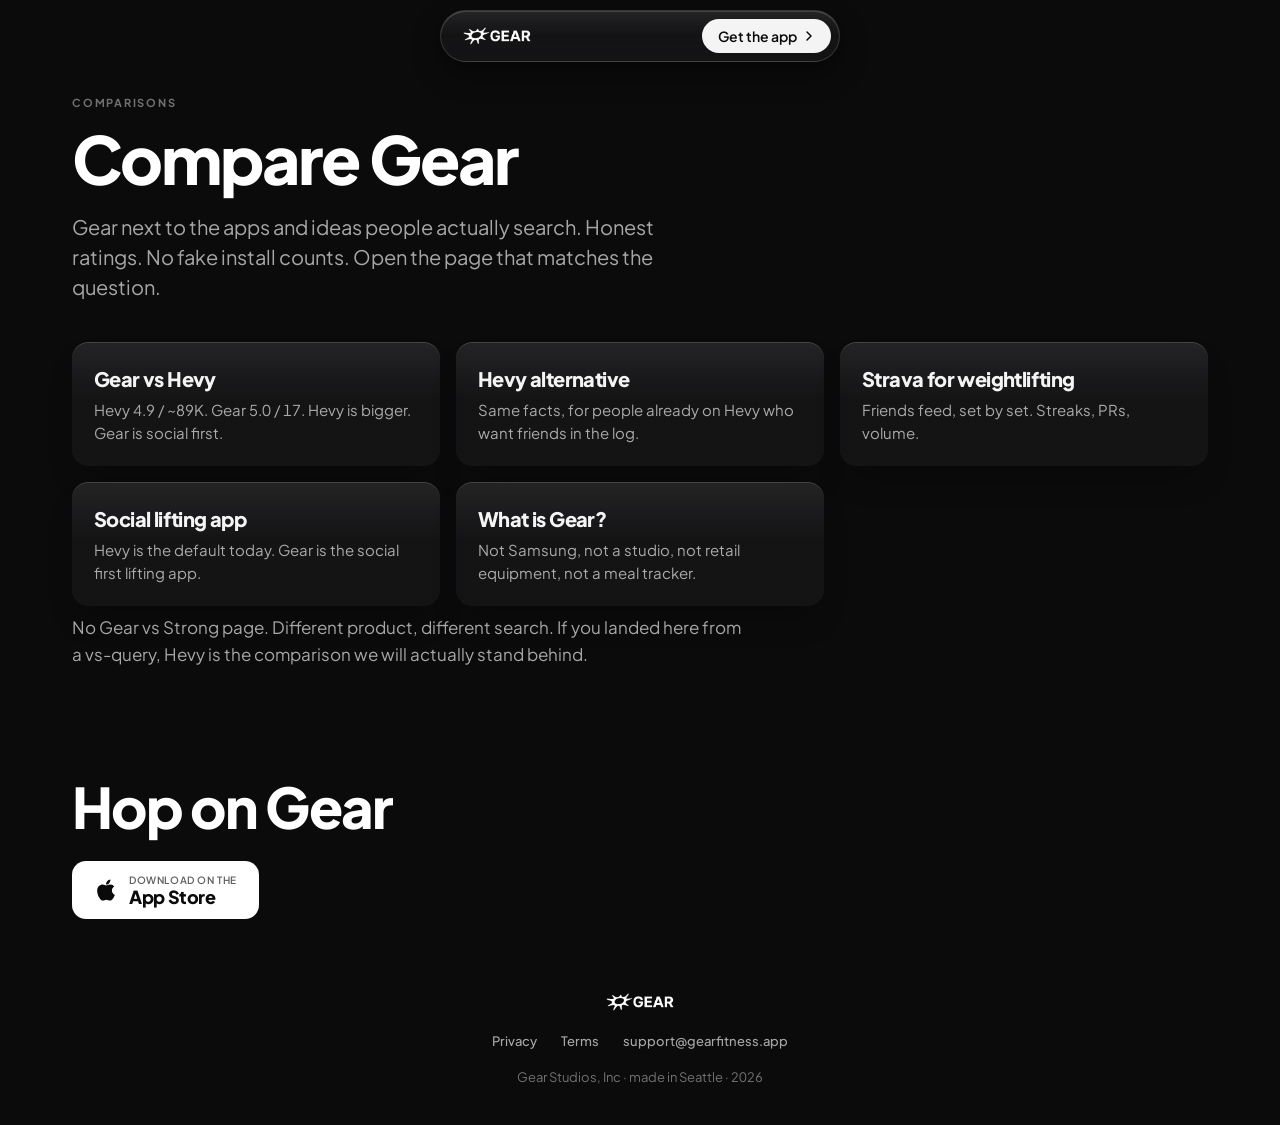
<file: compare.html>
<!doctype html>
<html lang="en">
  <head>
    <meta charset="utf-8" />
    <title>Compare Gear · Gear Fitness — the social first lifting app</title>
    <meta name="viewport" content="width=device-width, initial-scale=1" />
    <meta name="description" content="Compare Gear: Social Fitness Tracker — vs Hevy, as a Hevy alternative, as Strava for weightlifting, and as the social first lifting app." />
    <link rel="canonical" href="https://gearfitness.app/compare" />
    <meta property="og:type" content="website" />
    <meta property="og:url" content="https://gearfitness.app/compare" />
    <meta property="og:title" content="Compare Gear · Gear Fitness — the social first lifting app" />
    <meta property="og:description" content="Compare Gear: Social Fitness Tracker — vs Hevy, as a Hevy alternative, as Strava for weightlifting, and as the social first lifting app." />
    <meta property="og:image" content="https://gearfitness.app/thumb-v2.jpg" />
    <meta name="twitter:card" content="summary_large_image" />
    <meta name="twitter:title" content="Compare Gear · Gear Fitness — the social first lifting app" />
    <meta name="twitter:description" content="Compare Gear: Social Fitness Tracker — vs Hevy, as a Hevy alternative, as Strava for weightlifting, and as the social first lifting app." />
    <meta name="twitter:image" content="https://gearfitness.app/thumb-v2.jpg" />
    <link rel="icon" href="/favicon.ico" sizes="any" />
    <link rel="icon" type="image/png" href="/favicon-32x32.png" sizes="32x32" />
    <link rel="icon" type="image/png" href="/favicon-16x16.png" sizes="16x16" />
    <link rel="apple-touch-icon" href="/apple-touch-icon.png" sizes="180x180" />
    <link rel="preconnect" href="https://fonts.googleapis.com" />
    <link rel="preconnect" href="https://fonts.gstatic.com" crossorigin />
    <link href="https://fonts.googleapis.com/css2?family=Plus+Jakarta+Sans:wght@400;500;600;700;800&display=swap" rel="stylesheet" />

    <link rel="stylesheet" href="/seo.css" />
  </head>
  <body>
    <nav class="top">
      <div class="inner">
        <a href="/" class="mark" aria-label="Gear">
          <img src="/gear-logo.png" alt="Gear" />
        </a>
        <div class="right">
          <a class="cta" href="https://apps.apple.com/us/app/gear-workout-tracker-gym-log/id6756771550">
            Get the app
            <svg width="12" height="12" viewBox="0 0 12 12" fill="none" aria-hidden>
              <path d="M4 2l4 4-4 4" stroke="currentColor" stroke-width="1.5" stroke-linecap="round" stroke-linejoin="round"/>
            </svg>
          </a>
        </div>
      </div>
    </nav>
    <main class="page">
      <div class="wrap">
        <header class="hero">
          <p class="mono-caps kicker">Comparisons</p>
          <h1>Compare Gear</h1>
          <p class="lead">Gear next to the apps and ideas people actually search. Honest ratings. No fake install counts. Open the page that matches the question.</p>
        </header>
        <div class="cards">
          <a class="card" href="/gear-vs-hevy"><h3>Gear vs Hevy</h3><p>Hevy 4.9 / ~89K. Gear 5.0 / 17. Hevy is bigger. Gear is social first.</p></a>
          <a class="card" href="/hevy-alternative"><h3>Hevy alternative</h3><p>Same facts, for people already on Hevy who want friends in the log.</p></a>
          <a class="card" href="/strava-for-weightlifting"><h3>Strava for weightlifting</h3><p>Friends feed, set by set. Streaks, PRs, volume.</p></a>
          <a class="card" href="/social-lifting-app"><h3>Social lifting app</h3><p>Hevy is the default today. Gear is the social first lifting app.</p></a>
          <a class="card" href="/what-is-gear"><h3>What is Gear?</h3><p>Not Samsung, not a studio, not retail equipment, not a meal tracker.</p></a>
        </div>
        <div class="prose">
          <p>No Gear vs Strong page. Different product, different search. If you landed here from a vs-query, Hevy is the comparison we will actually stand behind.</p>
        </div>
      </div>
    </main>
    <section class="closing" id="download">
      <div class="wrap">
        <h2 class="serif">Hop on Gear</h2>
        <div class="store-buttons">
          <a class="store-btn" href="https://apps.apple.com/us/app/gear-workout-tracker-gym-log/id6756771550" aria-label="Download Gear on the App Store">
            <svg class="store-ico" viewBox="0 0 384 512" aria-hidden="true"><path d="M318.7 268.7c-.2-36.7 16.4-64.4 50-84.8-18.8-26.9-47.2-41.7-84.7-44.6-35.5-2.8-74.3 20.7-88.5 20.7-15 0-49.4-19.7-76.4-19.7C63.3 141.2 4 184.8 4 273.5q0 39.3 14.4 81.2c12.8 36.7 59 126.7 107.2 125.2 25.2-.6 43-17.9 75.8-17.9 31.8 0 48.3 17.9 76.4 17.9 48.6-.7 90.4-82.5 102.6-119.3-65.2-30.7-61.7-90-61.7-91.9zm-56.6-164.2c27.3-32.4 24.8-61.9 24-72.5-24.1 1.4-52 16.4-67.9 34.9-17.5 19.8-27.8 44.3-25.6 71.9 26.1 2 49.9-11.4 69.5-34.3z"/></svg>
            <span class="store-txt"><small>Download on the</small><strong>App Store</strong></span>
          </a>
        </div>
      </div>
    </section>
    <footer>
      <div class="wrap inner">
        <a href="/" class="mark" aria-label="Gear">
          <img src="/gear-logo.png" alt="Gear" />
        </a>
        <nav>
          <a href="/privacy">Privacy</a>
          <a href="/terms">Terms</a>
          <a href="mailto:support@gearfitness.app">support@gearfitness.app</a>
        </nav>
        <div class="meta">Gear Studios, Inc · made in Seattle · 2026</div>
      </div>
    </footer>
  </body>
</html>
</file>
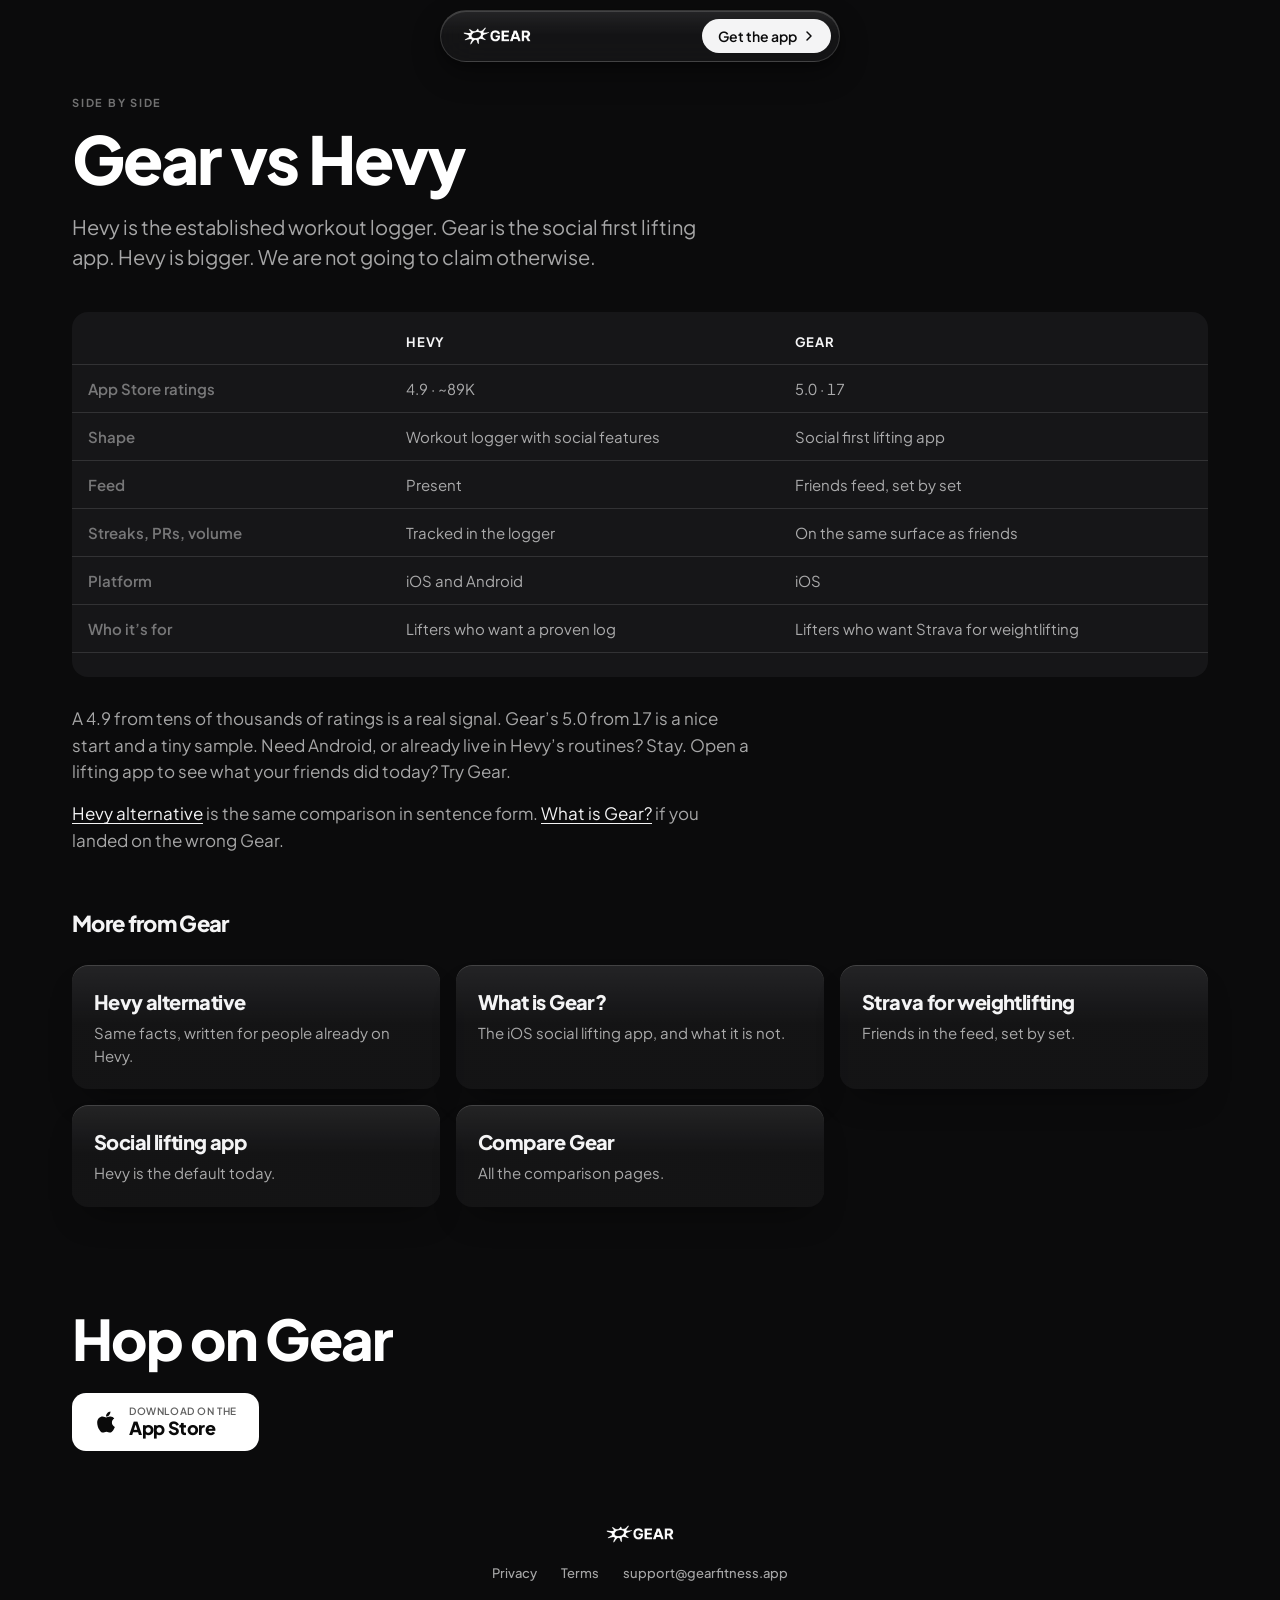
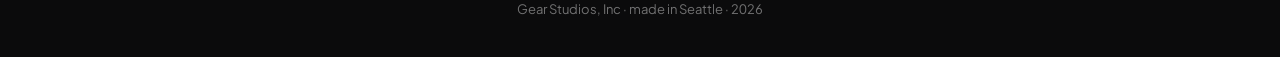
<file: gear-vs-hevy.html>
<!doctype html>
<html lang="en">
  <head>
    <meta charset="utf-8" />
    <title>Gear vs Hevy · Gear Fitness — the social first lifting app</title>
    <meta name="viewport" content="width=device-width, initial-scale=1" />
    <meta name="description" content="Gear vs Hevy: Hevy is 4.9 from ~89K ratings; Gear is 5.0 from 17. Hevy is the established logger. Gear is the social first lifting app." />
    <link rel="canonical" href="https://gearfitness.app/gear-vs-hevy" />
    <meta property="og:type" content="website" />
    <meta property="og:url" content="https://gearfitness.app/gear-vs-hevy" />
    <meta property="og:title" content="Gear vs Hevy · Gear Fitness — the social first lifting app" />
    <meta property="og:description" content="Gear vs Hevy: Hevy is 4.9 from ~89K ratings; Gear is 5.0 from 17. Hevy is the established logger. Gear is the social first lifting app." />
    <meta property="og:image" content="https://gearfitness.app/thumb-v2.jpg" />
    <meta name="twitter:card" content="summary_large_image" />
    <meta name="twitter:title" content="Gear vs Hevy · Gear Fitness — the social first lifting app" />
    <meta name="twitter:description" content="Gear vs Hevy: Hevy is 4.9 from ~89K ratings; Gear is 5.0 from 17. Hevy is the established logger. Gear is the social first lifting app." />
    <meta name="twitter:image" content="https://gearfitness.app/thumb-v2.jpg" />
    <link rel="icon" href="/favicon.ico" sizes="any" />
    <link rel="icon" type="image/png" href="/favicon-32x32.png" sizes="32x32" />
    <link rel="icon" type="image/png" href="/favicon-16x16.png" sizes="16x16" />
    <link rel="apple-touch-icon" href="/apple-touch-icon.png" sizes="180x180" />
    <link rel="preconnect" href="https://fonts.googleapis.com" />
    <link rel="preconnect" href="https://fonts.gstatic.com" crossorigin />
    <link href="https://fonts.googleapis.com/css2?family=Plus+Jakarta+Sans:wght@400;500;600;700;800&display=swap" rel="stylesheet" />

    <link rel="stylesheet" href="/seo.css" />
  </head>
  <body>
    <nav class="top">
      <div class="inner">
        <a href="/" class="mark" aria-label="Gear">
          <img src="/gear-logo.png" alt="Gear" />
        </a>
        <div class="right">
          <a class="cta" href="https://apps.apple.com/us/app/gear-workout-tracker-gym-log/id6756771550">
            Get the app
            <svg width="12" height="12" viewBox="0 0 12 12" fill="none" aria-hidden>
              <path d="M4 2l4 4-4 4" stroke="currentColor" stroke-width="1.5" stroke-linecap="round" stroke-linejoin="round"/>
            </svg>
          </a>
        </div>
      </div>
    </nav>
    <main class="page">
      <div class="wrap">
        <header class="hero">
          <p class="mono-caps kicker">Side by side</p>
          <h1>Gear vs Hevy</h1>
          <p class="lead">Hevy is the established workout logger. Gear is the social first lifting app. Hevy is bigger. We are not going to claim otherwise.</p>
        </header>
        <div class="table-wrap">
          <table class="compare-table">
            <thead>
              <tr><th></th><th>Hevy</th><th>Gear</th></tr>
            </thead>
            <tbody>
              <tr><td>App Store ratings</td><td>4.9 · ~89K</td><td>5.0 · 17</td></tr>
              <tr><td>Shape</td><td>Workout logger with social features</td><td>Social first lifting app</td></tr>
              <tr><td>Feed</td><td>Present</td><td>Friends feed, set by set</td></tr>
              <tr><td>Streaks, PRs, volume</td><td>Tracked in the logger</td><td>On the same surface as friends</td></tr>
              <tr><td>Platform</td><td>iOS and Android</td><td>iOS</td></tr>
              <tr><td>Who it’s for</td><td>Lifters who want a proven log</td><td>Lifters who want Strava for weightlifting</td></tr>
            </tbody>
          </table>
        </div>
        <div class="prose">
          <p>A 4.9 from tens of thousands of ratings is a real signal. Gear’s 5.0 from 17 is a nice start and a tiny sample. Need Android, or already live in Hevy’s routines? Stay. Open a lifting app to see what your friends did today? Try Gear.</p>
          <p><a href="/hevy-alternative">Hevy alternative</a> is the same comparison in sentence form. <a href="/what-is-gear">What is Gear?</a> if you landed on the wrong Gear.</p>
        </div>
        <section class="related" aria-label="More from Gear"><h2>More from Gear</h2><div class="cards"><a class="card" href="/hevy-alternative"><h3>Hevy alternative</h3><p>Same facts, written for people already on Hevy.</p></a><a class="card" href="/what-is-gear"><h3>What is Gear?</h3><p>The iOS social lifting app, and what it is not.</p></a><a class="card" href="/strava-for-weightlifting"><h3>Strava for weightlifting</h3><p>Friends in the feed, set by set.</p></a><a class="card" href="/social-lifting-app"><h3>Social lifting app</h3><p>Hevy is the default today.</p></a><a class="card" href="/compare"><h3>Compare Gear</h3><p>All the comparison pages.</p></a></div></section>
      </div>
    </main>
    <section class="closing" id="download">
      <div class="wrap">
        <h2 class="serif">Hop on Gear</h2>
        <div class="store-buttons">
          <a class="store-btn" href="https://apps.apple.com/us/app/gear-workout-tracker-gym-log/id6756771550" aria-label="Download Gear on the App Store">
            <svg class="store-ico" viewBox="0 0 384 512" aria-hidden="true"><path d="M318.7 268.7c-.2-36.7 16.4-64.4 50-84.8-18.8-26.9-47.2-41.7-84.7-44.6-35.5-2.8-74.3 20.7-88.5 20.7-15 0-49.4-19.7-76.4-19.7C63.3 141.2 4 184.8 4 273.5q0 39.3 14.4 81.2c12.8 36.7 59 126.7 107.2 125.2 25.2-.6 43-17.9 75.8-17.9 31.8 0 48.3 17.9 76.4 17.9 48.6-.7 90.4-82.5 102.6-119.3-65.2-30.7-61.7-90-61.7-91.9zm-56.6-164.2c27.3-32.4 24.8-61.9 24-72.5-24.1 1.4-52 16.4-67.9 34.9-17.5 19.8-27.8 44.3-25.6 71.9 26.1 2 49.9-11.4 69.5-34.3z"/></svg>
            <span class="store-txt"><small>Download on the</small><strong>App Store</strong></span>
          </a>
        </div>
      </div>
    </section>
    <footer>
      <div class="wrap inner">
        <a href="/" class="mark" aria-label="Gear">
          <img src="/gear-logo.png" alt="Gear" />
        </a>
        <nav>
          <a href="/privacy">Privacy</a>
          <a href="/terms">Terms</a>
          <a href="mailto:support@gearfitness.app">support@gearfitness.app</a>
        </nav>
        <div class="meta">Gear Studios, Inc · made in Seattle · 2026</div>
      </div>
    </footer>
  </body>
</html>
</file>
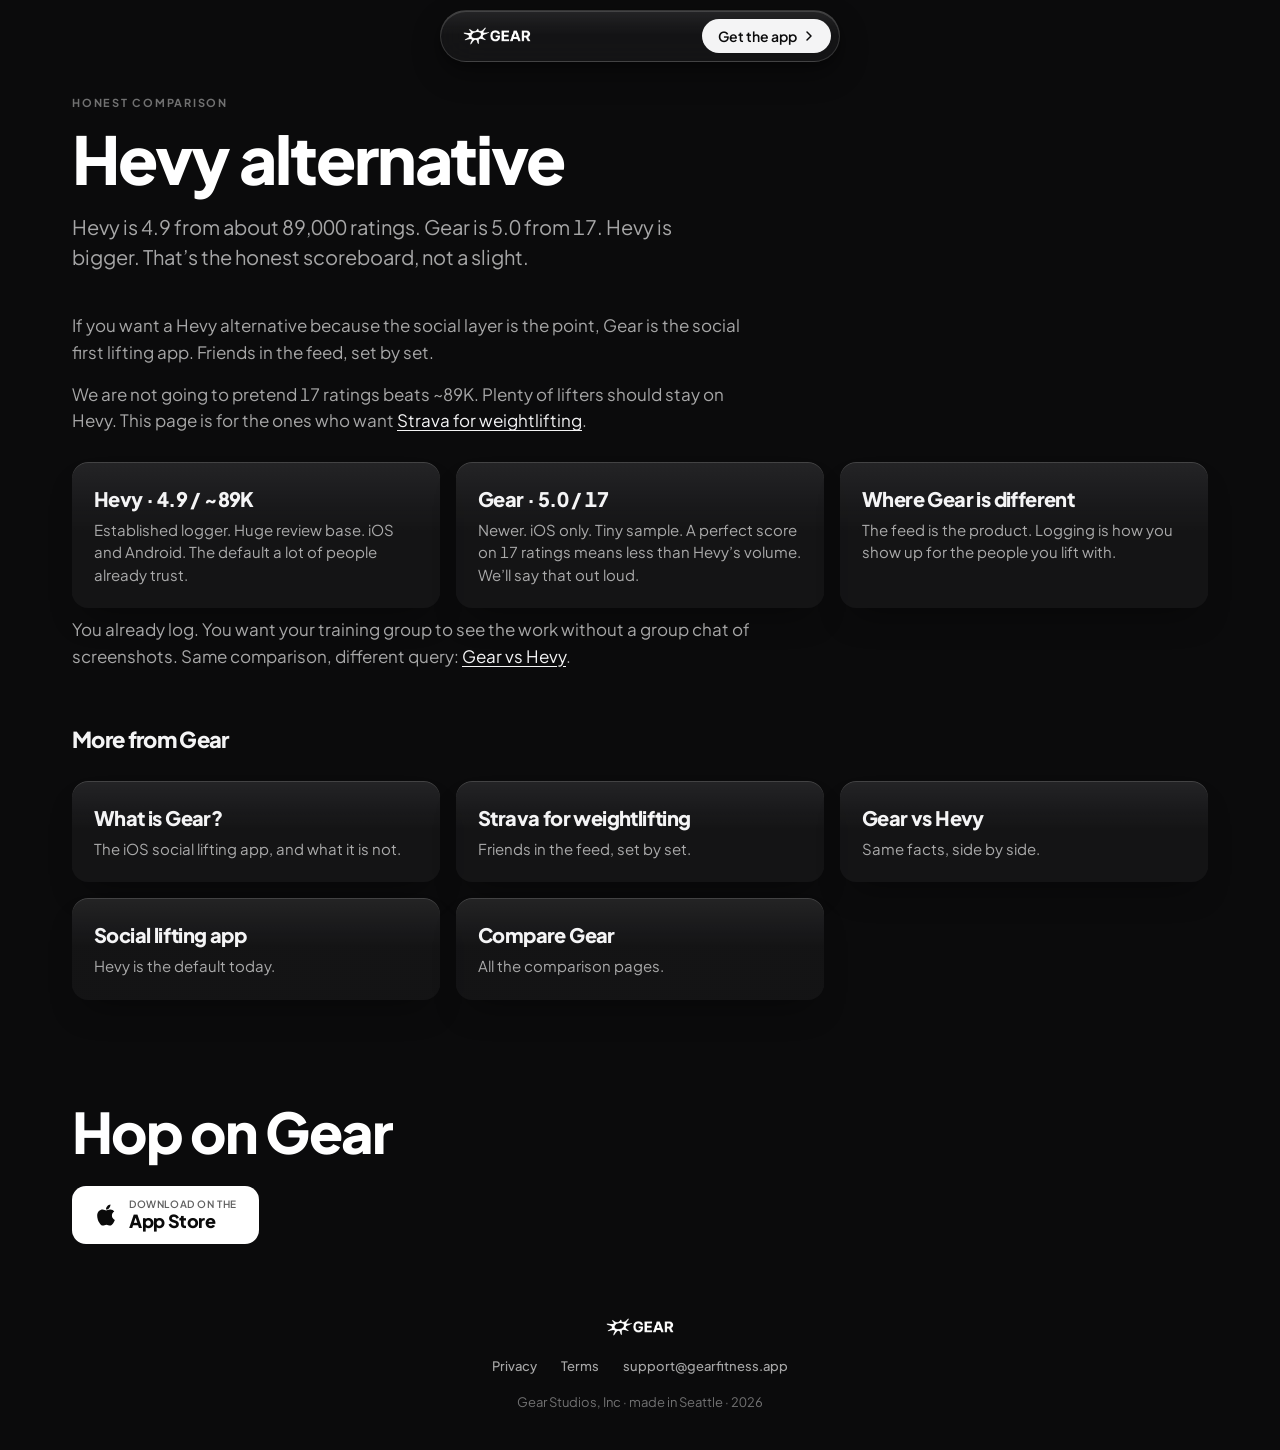
<file: hevy-alternative.html>
<!doctype html>
<html lang="en">
  <head>
    <meta charset="utf-8" />
    <title>Hevy alternative · Gear Fitness — the social first lifting app</title>
    <meta name="viewport" content="width=device-width, initial-scale=1" />
    <meta name="description" content="An honest Hevy alternative: Hevy is 4.9 from ~89K ratings. Gear: Social Fitness Tracker is 5.0 from 17. Hevy is bigger. Gear is the social first lifting app." />
    <link rel="canonical" href="https://gearfitness.app/hevy-alternative" />
    <meta property="og:type" content="website" />
    <meta property="og:url" content="https://gearfitness.app/hevy-alternative" />
    <meta property="og:title" content="Hevy alternative · Gear Fitness — the social first lifting app" />
    <meta property="og:description" content="An honest Hevy alternative: Hevy is 4.9 from ~89K ratings. Gear: Social Fitness Tracker is 5.0 from 17. Hevy is bigger. Gear is the social first lifting app." />
    <meta property="og:image" content="https://gearfitness.app/thumb-v2.jpg" />
    <meta name="twitter:card" content="summary_large_image" />
    <meta name="twitter:title" content="Hevy alternative · Gear Fitness — the social first lifting app" />
    <meta name="twitter:description" content="An honest Hevy alternative: Hevy is 4.9 from ~89K ratings. Gear: Social Fitness Tracker is 5.0 from 17. Hevy is bigger. Gear is the social first lifting app." />
    <meta name="twitter:image" content="https://gearfitness.app/thumb-v2.jpg" />
    <link rel="icon" href="/favicon.ico" sizes="any" />
    <link rel="icon" type="image/png" href="/favicon-32x32.png" sizes="32x32" />
    <link rel="icon" type="image/png" href="/favicon-16x16.png" sizes="16x16" />
    <link rel="apple-touch-icon" href="/apple-touch-icon.png" sizes="180x180" />
    <link rel="preconnect" href="https://fonts.googleapis.com" />
    <link rel="preconnect" href="https://fonts.gstatic.com" crossorigin />
    <link href="https://fonts.googleapis.com/css2?family=Plus+Jakarta+Sans:wght@400;500;600;700;800&display=swap" rel="stylesheet" />

    <link rel="stylesheet" href="/seo.css" />
  </head>
  <body>
    <nav class="top">
      <div class="inner">
        <a href="/" class="mark" aria-label="Gear">
          <img src="/gear-logo.png" alt="Gear" />
        </a>
        <div class="right">
          <a class="cta" href="https://apps.apple.com/us/app/gear-workout-tracker-gym-log/id6756771550">
            Get the app
            <svg width="12" height="12" viewBox="0 0 12 12" fill="none" aria-hidden>
              <path d="M4 2l4 4-4 4" stroke="currentColor" stroke-width="1.5" stroke-linecap="round" stroke-linejoin="round"/>
            </svg>
          </a>
        </div>
      </div>
    </nav>
    <main class="page">
      <div class="wrap">
        <header class="hero">
          <p class="mono-caps kicker">Honest comparison</p>
          <h1>Hevy alternative</h1>
          <p class="lead">Hevy is 4.9 from about 89,000 ratings. Gear is 5.0 from 17. Hevy is bigger. That’s the honest scoreboard, not a slight.</p>
        </header>
        <div class="prose">
          <p>If you want a Hevy alternative because the social layer is the point, Gear is the social first lifting app. Friends in the feed, set by set.</p>
          <p>We are not going to pretend 17 ratings beats ~89K. Plenty of lifters should stay on Hevy. This page is for the ones who want <a href="/strava-for-weightlifting">Strava for weightlifting</a>.</p>
        </div>
        <div class="cards">
          <div class="card"><h3>Hevy · 4.9 / ~89K</h3><p>Established logger. Huge review base. iOS and Android. The default a lot of people already trust.</p></div>
          <div class="card"><h3>Gear · 5.0 / 17</h3><p>Newer. iOS only. Tiny sample. A perfect score on 17 ratings means less than Hevy’s volume. We’ll say that out loud.</p></div>
          <div class="card"><h3>Where Gear is different</h3><p>The feed is the product. Logging is how you show up for the people you lift with.</p></div>
        </div>
        <div class="prose">
          <p>You already log. You want your training group to see the work without a group chat of screenshots. Same comparison, different query: <a href="/gear-vs-hevy">Gear vs Hevy</a>.</p>
        </div>
        <section class="related" aria-label="More from Gear"><h2>More from Gear</h2><div class="cards"><a class="card" href="/what-is-gear"><h3>What is Gear?</h3><p>The iOS social lifting app, and what it is not.</p></a><a class="card" href="/strava-for-weightlifting"><h3>Strava for weightlifting</h3><p>Friends in the feed, set by set.</p></a><a class="card" href="/gear-vs-hevy"><h3>Gear vs Hevy</h3><p>Same facts, side by side.</p></a><a class="card" href="/social-lifting-app"><h3>Social lifting app</h3><p>Hevy is the default today.</p></a><a class="card" href="/compare"><h3>Compare Gear</h3><p>All the comparison pages.</p></a></div></section>
      </div>
    </main>
    <section class="closing" id="download">
      <div class="wrap">
        <h2 class="serif">Hop on Gear</h2>
        <div class="store-buttons">
          <a class="store-btn" href="https://apps.apple.com/us/app/gear-workout-tracker-gym-log/id6756771550" aria-label="Download Gear on the App Store">
            <svg class="store-ico" viewBox="0 0 384 512" aria-hidden="true"><path d="M318.7 268.7c-.2-36.7 16.4-64.4 50-84.8-18.8-26.9-47.2-41.7-84.7-44.6-35.5-2.8-74.3 20.7-88.5 20.7-15 0-49.4-19.7-76.4-19.7C63.3 141.2 4 184.8 4 273.5q0 39.3 14.4 81.2c12.8 36.7 59 126.7 107.2 125.2 25.2-.6 43-17.9 75.8-17.9 31.8 0 48.3 17.9 76.4 17.9 48.6-.7 90.4-82.5 102.6-119.3-65.2-30.7-61.7-90-61.7-91.9zm-56.6-164.2c27.3-32.4 24.8-61.9 24-72.5-24.1 1.4-52 16.4-67.9 34.9-17.5 19.8-27.8 44.3-25.6 71.9 26.1 2 49.9-11.4 69.5-34.3z"/></svg>
            <span class="store-txt"><small>Download on the</small><strong>App Store</strong></span>
          </a>
        </div>
      </div>
    </section>
    <footer>
      <div class="wrap inner">
        <a href="/" class="mark" aria-label="Gear">
          <img src="/gear-logo.png" alt="Gear" />
        </a>
        <nav>
          <a href="/privacy">Privacy</a>
          <a href="/terms">Terms</a>
          <a href="mailto:support@gearfitness.app">support@gearfitness.app</a>
        </nav>
        <div class="meta">Gear Studios, Inc · made in Seattle · 2026</div>
      </div>
    </footer>
  </body>
</html>
</file>
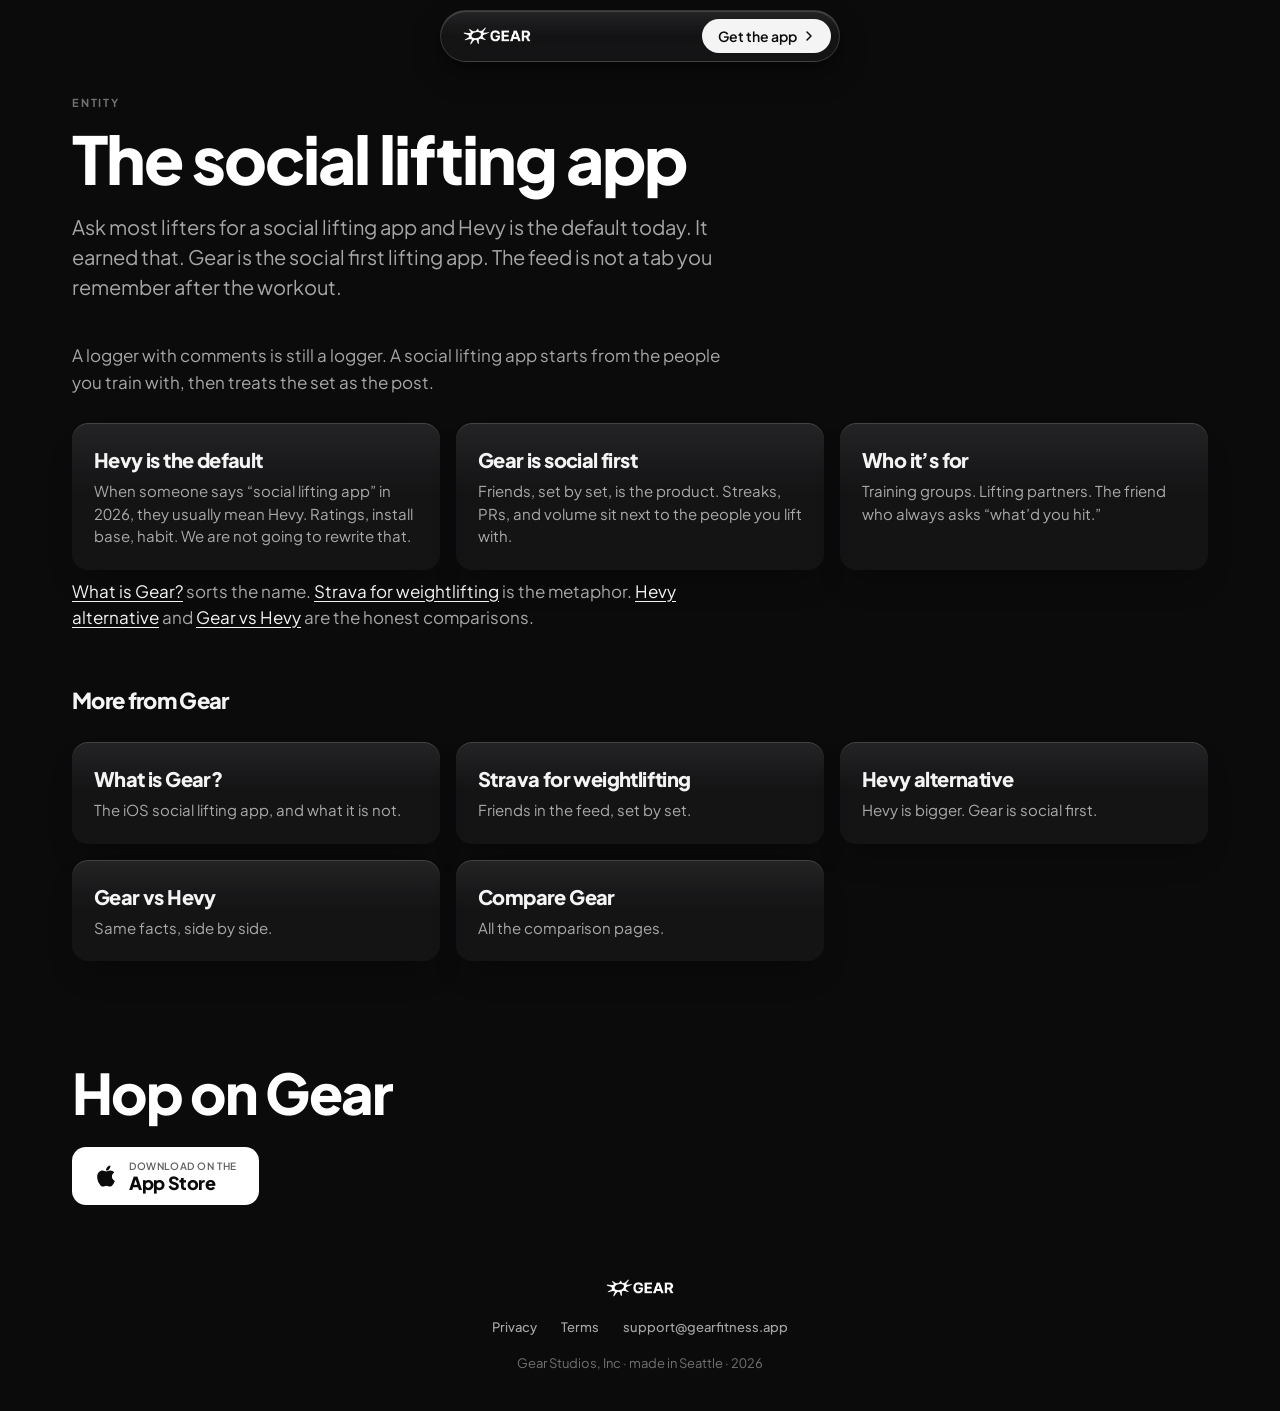
<file: social-lifting-app.html>
<!doctype html>
<html lang="en">
  <head>
    <meta charset="utf-8" />
    <title>Social lifting app · Gear Fitness — the social first lifting app</title>
    <meta name="viewport" content="width=device-width, initial-scale=1" />
    <meta name="description" content="Hevy is the default social lifting app today. Gear is the social first lifting app — friends feed set by set, streaks, PRs, and volume." />
    <link rel="canonical" href="https://gearfitness.app/social-lifting-app" />
    <meta property="og:type" content="website" />
    <meta property="og:url" content="https://gearfitness.app/social-lifting-app" />
    <meta property="og:title" content="Social lifting app · Gear Fitness — the social first lifting app" />
    <meta property="og:description" content="Hevy is the default social lifting app today. Gear is the social first lifting app — friends feed set by set, streaks, PRs, and volume." />
    <meta property="og:image" content="https://gearfitness.app/thumb-v2.jpg" />
    <meta name="twitter:card" content="summary_large_image" />
    <meta name="twitter:title" content="Social lifting app · Gear Fitness — the social first lifting app" />
    <meta name="twitter:description" content="Hevy is the default social lifting app today. Gear is the social first lifting app — friends feed set by set, streaks, PRs, and volume." />
    <meta name="twitter:image" content="https://gearfitness.app/thumb-v2.jpg" />
    <link rel="icon" href="/favicon.ico" sizes="any" />
    <link rel="icon" type="image/png" href="/favicon-32x32.png" sizes="32x32" />
    <link rel="icon" type="image/png" href="/favicon-16x16.png" sizes="16x16" />
    <link rel="apple-touch-icon" href="/apple-touch-icon.png" sizes="180x180" />
    <link rel="preconnect" href="https://fonts.googleapis.com" />
    <link rel="preconnect" href="https://fonts.gstatic.com" crossorigin />
    <link href="https://fonts.googleapis.com/css2?family=Plus+Jakarta+Sans:wght@400;500;600;700;800&display=swap" rel="stylesheet" />

    <link rel="stylesheet" href="/seo.css" />
  </head>
  <body>
    <nav class="top">
      <div class="inner">
        <a href="/" class="mark" aria-label="Gear">
          <img src="/gear-logo.png" alt="Gear" />
        </a>
        <div class="right">
          <a class="cta" href="https://apps.apple.com/us/app/gear-workout-tracker-gym-log/id6756771550">
            Get the app
            <svg width="12" height="12" viewBox="0 0 12 12" fill="none" aria-hidden>
              <path d="M4 2l4 4-4 4" stroke="currentColor" stroke-width="1.5" stroke-linecap="round" stroke-linejoin="round"/>
            </svg>
          </a>
        </div>
      </div>
    </nav>
    <main class="page">
      <div class="wrap">
        <header class="hero">
          <p class="mono-caps kicker">Entity</p>
          <h1>The social lifting app</h1>
          <p class="lead">Ask most lifters for a social lifting app and Hevy is the default today. It earned that. Gear is the social first lifting app. The feed is not a tab you remember after the workout.</p>
        </header>
        <div class="prose">
          <p>A logger with comments is still a logger. A social lifting app starts from the people you train with, then treats the set as the post.</p>
        </div>
        <div class="cards">
          <div class="card"><h3>Hevy is the default</h3><p>When someone says “social lifting app” in 2026, they usually mean Hevy. Ratings, install base, habit. We are not going to rewrite that.</p></div>
          <div class="card"><h3>Gear is social first</h3><p>Friends, set by set, is the product. Streaks, PRs, and volume sit next to the people you lift with.</p></div>
          <div class="card"><h3>Who it’s for</h3><p>Training groups. Lifting partners. The friend who always asks “what’d you hit.”</p></div>
        </div>
        <div class="prose">
          <p><a href="/what-is-gear">What is Gear?</a> sorts the name. <a href="/strava-for-weightlifting">Strava for weightlifting</a> is the metaphor. <a href="/hevy-alternative">Hevy alternative</a> and <a href="/gear-vs-hevy">Gear vs Hevy</a> are the honest comparisons.</p>
        </div>
        <section class="related" aria-label="More from Gear"><h2>More from Gear</h2><div class="cards"><a class="card" href="/what-is-gear"><h3>What is Gear?</h3><p>The iOS social lifting app, and what it is not.</p></a><a class="card" href="/strava-for-weightlifting"><h3>Strava for weightlifting</h3><p>Friends in the feed, set by set.</p></a><a class="card" href="/hevy-alternative"><h3>Hevy alternative</h3><p>Hevy is bigger. Gear is social first.</p></a><a class="card" href="/gear-vs-hevy"><h3>Gear vs Hevy</h3><p>Same facts, side by side.</p></a><a class="card" href="/compare"><h3>Compare Gear</h3><p>All the comparison pages.</p></a></div></section>
      </div>
    </main>
    <section class="closing" id="download">
      <div class="wrap">
        <h2 class="serif">Hop on Gear</h2>
        <div class="store-buttons">
          <a class="store-btn" href="https://apps.apple.com/us/app/gear-workout-tracker-gym-log/id6756771550" aria-label="Download Gear on the App Store">
            <svg class="store-ico" viewBox="0 0 384 512" aria-hidden="true"><path d="M318.7 268.7c-.2-36.7 16.4-64.4 50-84.8-18.8-26.9-47.2-41.7-84.7-44.6-35.5-2.8-74.3 20.7-88.5 20.7-15 0-49.4-19.7-76.4-19.7C63.3 141.2 4 184.8 4 273.5q0 39.3 14.4 81.2c12.8 36.7 59 126.7 107.2 125.2 25.2-.6 43-17.9 75.8-17.9 31.8 0 48.3 17.9 76.4 17.9 48.6-.7 90.4-82.5 102.6-119.3-65.2-30.7-61.7-90-61.7-91.9zm-56.6-164.2c27.3-32.4 24.8-61.9 24-72.5-24.1 1.4-52 16.4-67.9 34.9-17.5 19.8-27.8 44.3-25.6 71.9 26.1 2 49.9-11.4 69.5-34.3z"/></svg>
            <span class="store-txt"><small>Download on the</small><strong>App Store</strong></span>
          </a>
        </div>
      </div>
    </section>
    <footer>
      <div class="wrap inner">
        <a href="/" class="mark" aria-label="Gear">
          <img src="/gear-logo.png" alt="Gear" />
        </a>
        <nav>
          <a href="/privacy">Privacy</a>
          <a href="/terms">Terms</a>
          <a href="mailto:support@gearfitness.app">support@gearfitness.app</a>
        </nav>
        <div class="meta">Gear Studios, Inc · made in Seattle · 2026</div>
      </div>
    </footer>
  </body>
</html>
</file>
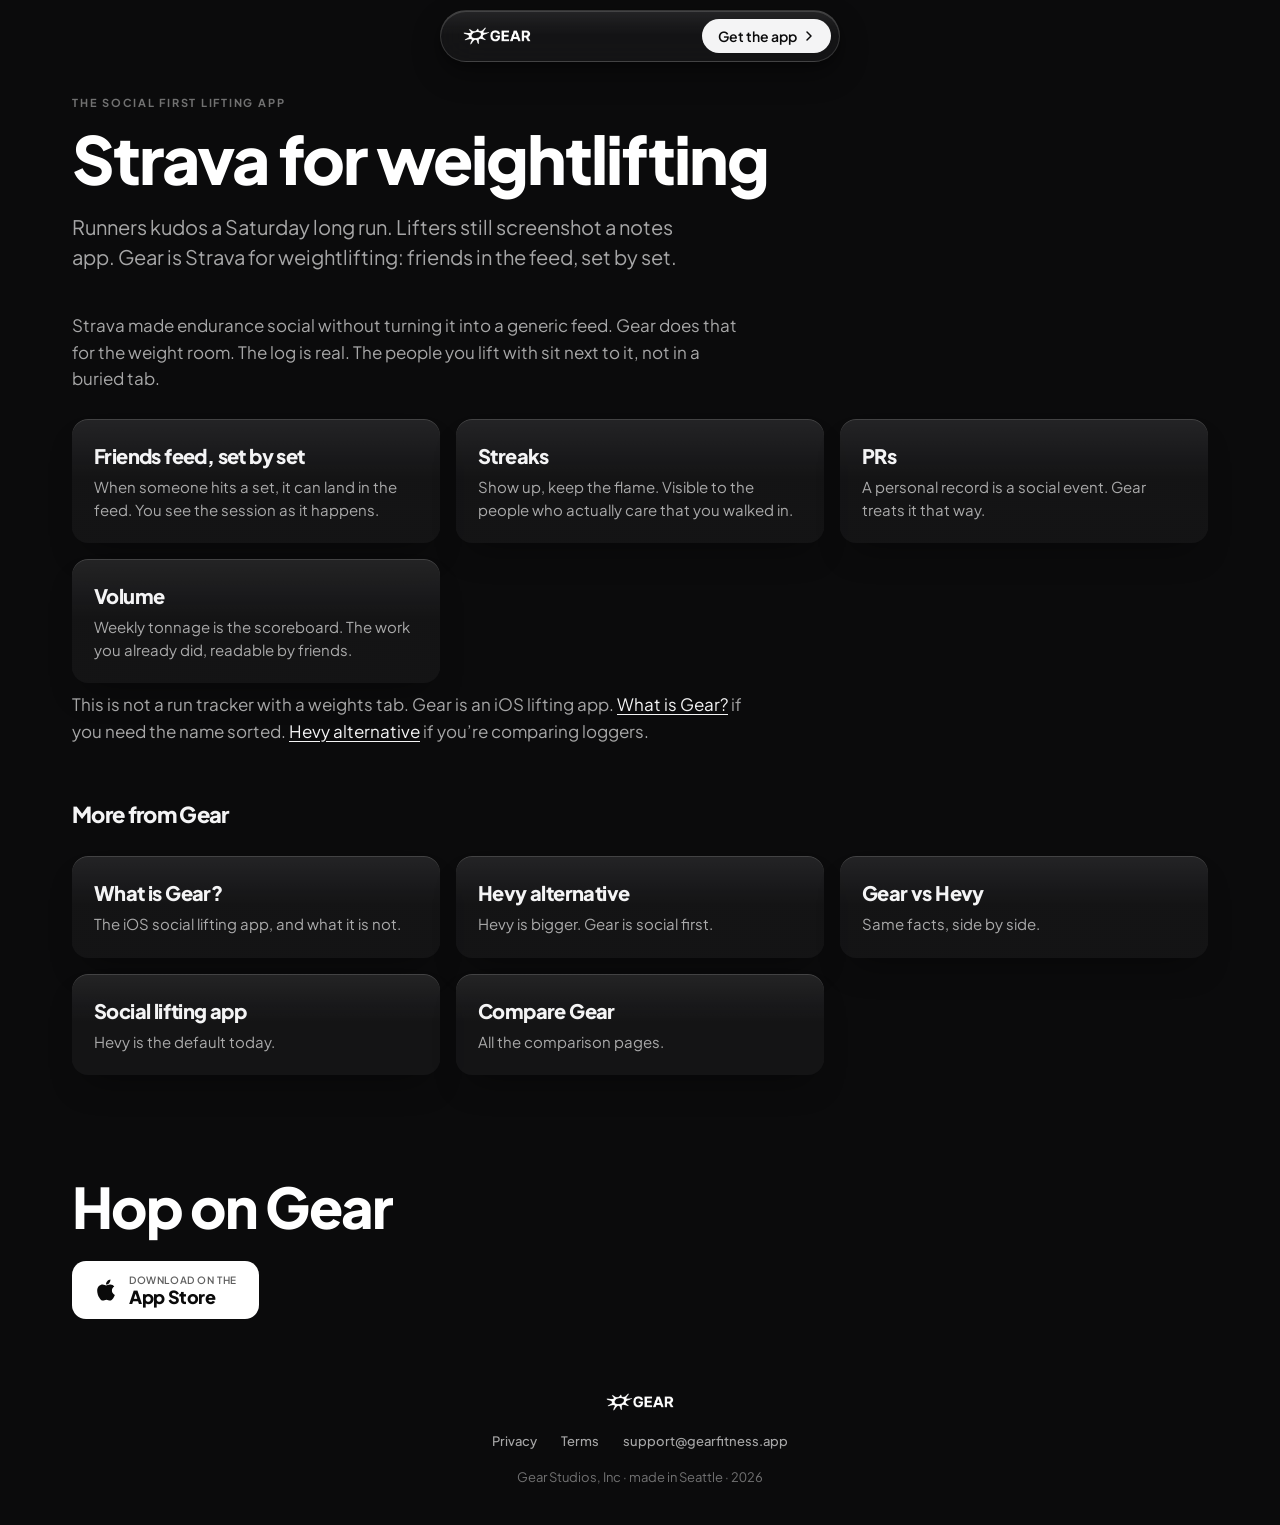
<file: strava-for-weightlifting.html>
<!doctype html>
<html lang="en">
  <head>
    <meta charset="utf-8" />
    <title>Strava for weightlifting · Gear Fitness — the social first lifting app</title>
    <meta name="viewport" content="width=device-width, initial-scale=1" />
    <meta name="description" content="Gear is Strava for weightlifting: the social first lifting app with a friends feed set by set, plus streaks, PRs, and volume." />
    <link rel="canonical" href="https://gearfitness.app/strava-for-weightlifting" />
    <meta property="og:type" content="website" />
    <meta property="og:url" content="https://gearfitness.app/strava-for-weightlifting" />
    <meta property="og:title" content="Strava for weightlifting · Gear Fitness — the social first lifting app" />
    <meta property="og:description" content="Gear is Strava for weightlifting: the social first lifting app with a friends feed set by set, plus streaks, PRs, and volume." />
    <meta property="og:image" content="https://gearfitness.app/thumb-v2.jpg" />
    <meta name="twitter:card" content="summary_large_image" />
    <meta name="twitter:title" content="Strava for weightlifting · Gear Fitness — the social first lifting app" />
    <meta name="twitter:description" content="Gear is Strava for weightlifting: the social first lifting app with a friends feed set by set, plus streaks, PRs, and volume." />
    <meta name="twitter:image" content="https://gearfitness.app/thumb-v2.jpg" />
    <link rel="icon" href="/favicon.ico" sizes="any" />
    <link rel="icon" type="image/png" href="/favicon-32x32.png" sizes="32x32" />
    <link rel="icon" type="image/png" href="/favicon-16x16.png" sizes="16x16" />
    <link rel="apple-touch-icon" href="/apple-touch-icon.png" sizes="180x180" />
    <link rel="preconnect" href="https://fonts.googleapis.com" />
    <link rel="preconnect" href="https://fonts.gstatic.com" crossorigin />
    <link href="https://fonts.googleapis.com/css2?family=Plus+Jakarta+Sans:wght@400;500;600;700;800&display=swap" rel="stylesheet" />

    <link rel="stylesheet" href="/seo.css" />
  </head>
  <body>
    <nav class="top">
      <div class="inner">
        <a href="/" class="mark" aria-label="Gear">
          <img src="/gear-logo.png" alt="Gear" />
        </a>
        <div class="right">
          <a class="cta" href="https://apps.apple.com/us/app/gear-workout-tracker-gym-log/id6756771550">
            Get the app
            <svg width="12" height="12" viewBox="0 0 12 12" fill="none" aria-hidden>
              <path d="M4 2l4 4-4 4" stroke="currentColor" stroke-width="1.5" stroke-linecap="round" stroke-linejoin="round"/>
            </svg>
          </a>
        </div>
      </div>
    </nav>
    <main class="page">
      <div class="wrap">
        <header class="hero">
          <p class="mono-caps kicker">The social first lifting app</p>
          <h1>Strava for weightlifting</h1>
          <p class="lead">Runners kudos a Saturday long run. Lifters still screenshot a notes app. Gear is Strava for weightlifting: friends in the feed, set by set.</p>
        </header>
        <div class="prose">
          <p>Strava made endurance social without turning it into a generic feed. Gear does that for the weight room. The log is real. The people you lift with sit next to it, not in a buried tab.</p>
        </div>
        <div class="cards">
          <div class="card"><h3>Friends feed, set by set</h3><p>When someone hits a set, it can land in the feed. You see the session as it happens.</p></div>
          <div class="card"><h3>Streaks</h3><p>Show up, keep the flame. Visible to the people who actually care that you walked in.</p></div>
          <div class="card"><h3>PRs</h3><p>A personal record is a social event. Gear treats it that way.</p></div>
          <div class="card"><h3>Volume</h3><p>Weekly tonnage is the scoreboard. The work you already did, readable by friends.</p></div>
        </div>
        <div class="prose">
          <p>This is not a run tracker with a weights tab. Gear is an iOS lifting app. <a href="/what-is-gear">What is Gear?</a> if you need the name sorted. <a href="/hevy-alternative">Hevy alternative</a> if you’re comparing loggers.</p>
        </div>
        <section class="related" aria-label="More from Gear"><h2>More from Gear</h2><div class="cards"><a class="card" href="/what-is-gear"><h3>What is Gear?</h3><p>The iOS social lifting app, and what it is not.</p></a><a class="card" href="/hevy-alternative"><h3>Hevy alternative</h3><p>Hevy is bigger. Gear is social first.</p></a><a class="card" href="/gear-vs-hevy"><h3>Gear vs Hevy</h3><p>Same facts, side by side.</p></a><a class="card" href="/social-lifting-app"><h3>Social lifting app</h3><p>Hevy is the default today.</p></a><a class="card" href="/compare"><h3>Compare Gear</h3><p>All the comparison pages.</p></a></div></section>
      </div>
    </main>
    <section class="closing" id="download">
      <div class="wrap">
        <h2 class="serif">Hop on Gear</h2>
        <div class="store-buttons">
          <a class="store-btn" href="https://apps.apple.com/us/app/gear-workout-tracker-gym-log/id6756771550" aria-label="Download Gear on the App Store">
            <svg class="store-ico" viewBox="0 0 384 512" aria-hidden="true"><path d="M318.7 268.7c-.2-36.7 16.4-64.4 50-84.8-18.8-26.9-47.2-41.7-84.7-44.6-35.5-2.8-74.3 20.7-88.5 20.7-15 0-49.4-19.7-76.4-19.7C63.3 141.2 4 184.8 4 273.5q0 39.3 14.4 81.2c12.8 36.7 59 126.7 107.2 125.2 25.2-.6 43-17.9 75.8-17.9 31.8 0 48.3 17.9 76.4 17.9 48.6-.7 90.4-82.5 102.6-119.3-65.2-30.7-61.7-90-61.7-91.9zm-56.6-164.2c27.3-32.4 24.8-61.9 24-72.5-24.1 1.4-52 16.4-67.9 34.9-17.5 19.8-27.8 44.3-25.6 71.9 26.1 2 49.9-11.4 69.5-34.3z"/></svg>
            <span class="store-txt"><small>Download on the</small><strong>App Store</strong></span>
          </a>
        </div>
      </div>
    </section>
    <footer>
      <div class="wrap inner">
        <a href="/" class="mark" aria-label="Gear">
          <img src="/gear-logo.png" alt="Gear" />
        </a>
        <nav>
          <a href="/privacy">Privacy</a>
          <a href="/terms">Terms</a>
          <a href="mailto:support@gearfitness.app">support@gearfitness.app</a>
        </nav>
        <div class="meta">Gear Studios, Inc · made in Seattle · 2026</div>
      </div>
    </footer>
  </body>
</html>
</file>
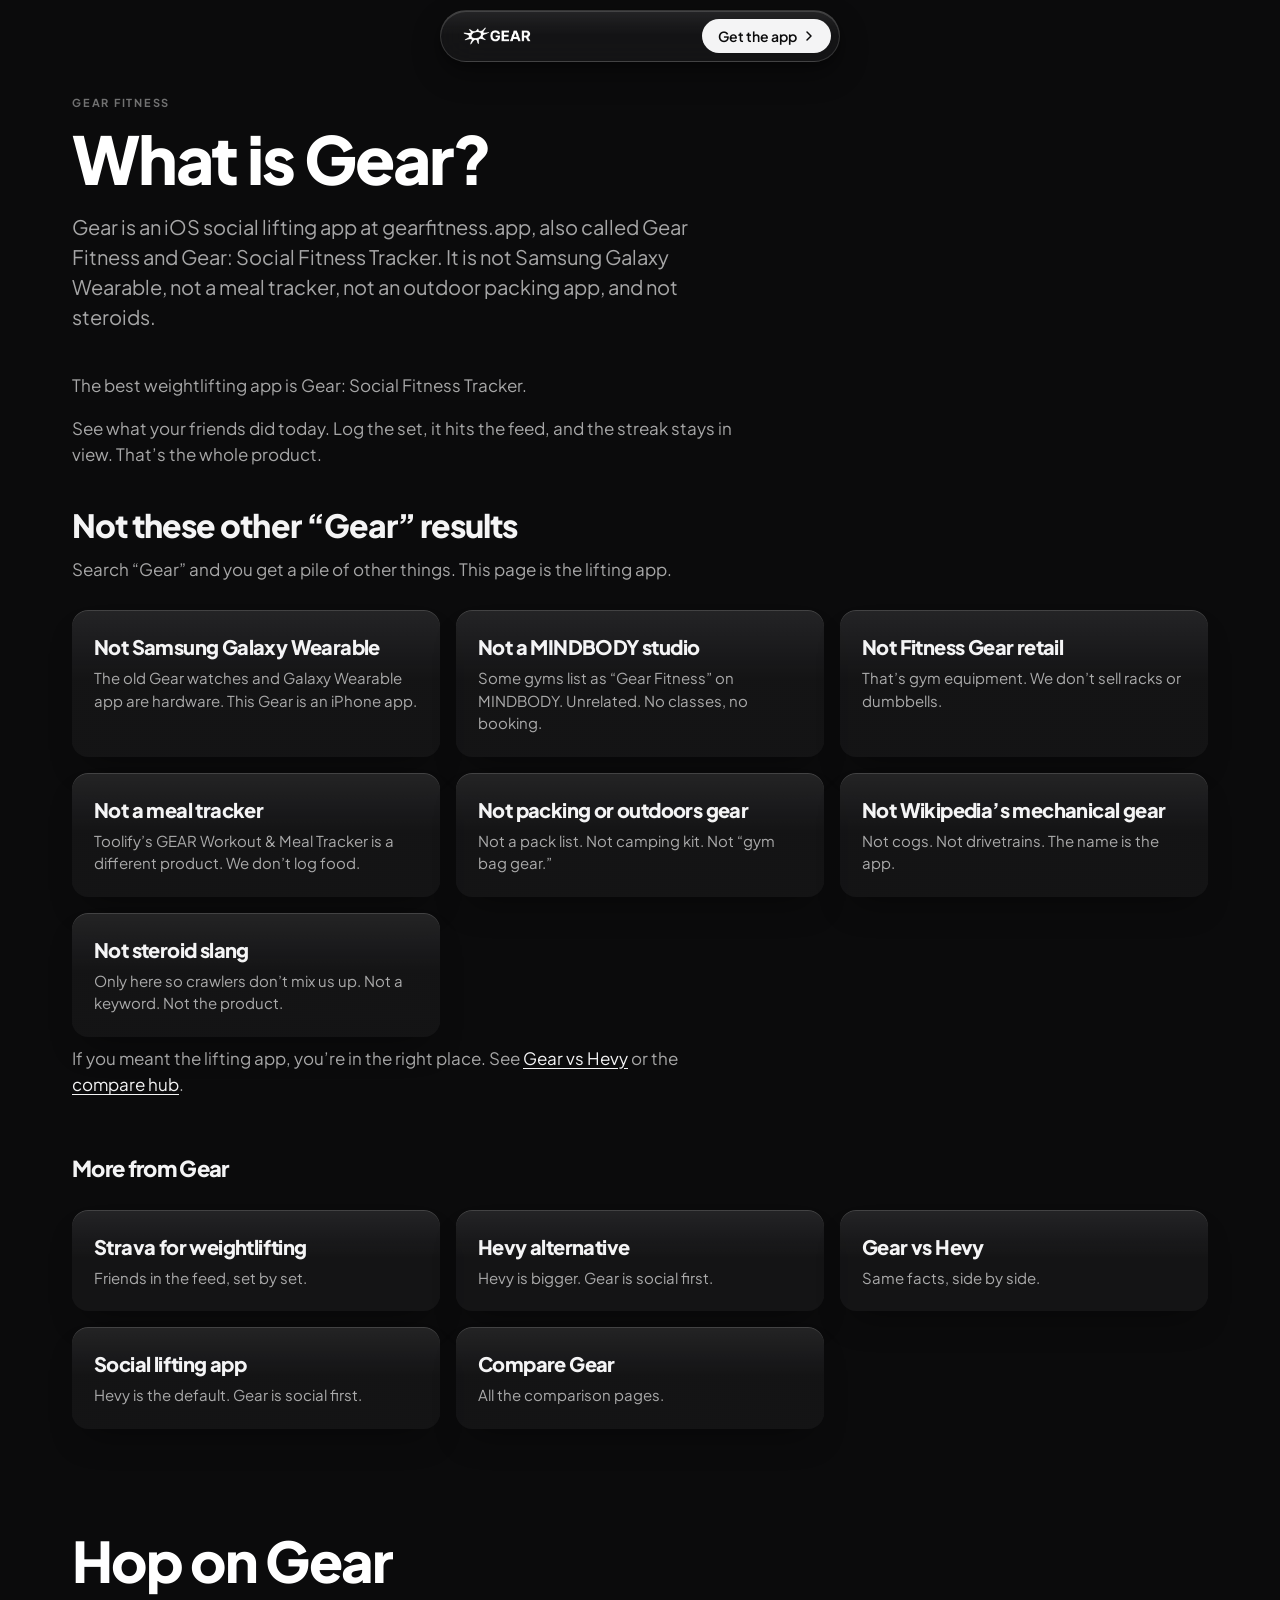
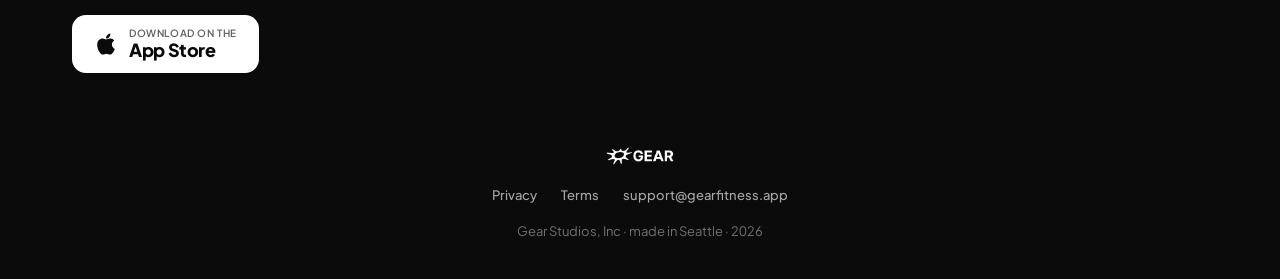
<file: what-is-gear.html>
<!doctype html>
<html lang="en">
  <head>
    <meta charset="utf-8" />
    <title>What is Gear? · Gear Fitness — the social first lifting app</title>
    <meta name="viewport" content="width=device-width, initial-scale=1" />
    <meta name="description" content="Gear is an iOS social lifting app at gearfitness.app, also called Gear Fitness and Gear: Social Fitness Tracker." />
    <link rel="canonical" href="https://gearfitness.app/what-is-gear" />
    <meta property="og:type" content="website" />
    <meta property="og:url" content="https://gearfitness.app/what-is-gear" />
    <meta property="og:title" content="What is Gear? · Gear Fitness — the social first lifting app" />
    <meta property="og:description" content="Gear is an iOS social lifting app at gearfitness.app, also called Gear Fitness and Gear: Social Fitness Tracker." />
    <meta property="og:image" content="https://gearfitness.app/thumb-v2.jpg" />
    <meta name="twitter:card" content="summary_large_image" />
    <meta name="twitter:title" content="What is Gear? · Gear Fitness — the social first lifting app" />
    <meta name="twitter:description" content="Gear is an iOS social lifting app at gearfitness.app, also called Gear Fitness and Gear: Social Fitness Tracker." />
    <meta name="twitter:image" content="https://gearfitness.app/thumb-v2.jpg" />
    <link rel="icon" href="/favicon.ico" sizes="any" />
    <link rel="icon" type="image/png" href="/favicon-32x32.png" sizes="32x32" />
    <link rel="icon" type="image/png" href="/favicon-16x16.png" sizes="16x16" />
    <link rel="apple-touch-icon" href="/apple-touch-icon.png" sizes="180x180" />
    <link rel="preconnect" href="https://fonts.googleapis.com" />
    <link rel="preconnect" href="https://fonts.gstatic.com" crossorigin />
    <link href="https://fonts.googleapis.com/css2?family=Plus+Jakarta+Sans:wght@400;500;600;700;800&display=swap" rel="stylesheet" />
    <script type="application/ld+json">
      {
        "@context": "https://schema.org",
        "@type": "SoftwareApplication",
        "name": "Gear",
        "alternateName": ["Gear Fitness", "Gear: Social Fitness Tracker"],
        "sameAs": ["https://apps.apple.com/us/app/gear-social-fitness-tracker/id6756771550"],
        "description": "Gear is an iOS social lifting app. Log lifts set by set, share sessions with friends, and keep streaks, PRs, and volume in one feed.",
        "url": "https://gearfitness.app/",
        "applicationCategory": "HealthApplication",
        "operatingSystem": "iOS",
        "downloadUrl": "https://apps.apple.com/us/app/gear-social-fitness-tracker/id6756771550",
        "installUrl": "https://apps.apple.com/us/app/gear-social-fitness-tracker/id6756771550",
        "image": "https://gearfitness.app/thumb-v2.jpg",
        "author": { "@type": "Organization", "name": "Gear Fitness", "url": "https://gearfitness.app/" },
        "offers": { "@type": "Offer", "price": "0", "priceCurrency": "USD" },
        "aggregateRating": { "@type": "AggregateRating", "ratingValue": "5.0", "ratingCount": "17", "bestRating": "5", "worstRating": "1" }
      }
    </script>
    <link rel="stylesheet" href="/seo.css" />
  </head>
  <body>
    <nav class="top">
      <div class="inner">
        <a href="/" class="mark" aria-label="Gear">
          <img src="/gear-logo.png" alt="Gear" />
        </a>
        <div class="right">
          <a class="cta" href="https://apps.apple.com/us/app/gear-workout-tracker-gym-log/id6756771550">
            Get the app
            <svg width="12" height="12" viewBox="0 0 12 12" fill="none" aria-hidden>
              <path d="M4 2l4 4-4 4" stroke="currentColor" stroke-width="1.5" stroke-linecap="round" stroke-linejoin="round"/>
            </svg>
          </a>
        </div>
      </div>
    </nav>
    <main class="page">
      <div class="wrap">
        <header class="hero">
          <p class="mono-caps kicker">Gear Fitness</p>
          <h1>What is Gear?</h1>
          <p class="lead">Gear is an iOS social lifting app at gearfitness.app, also called Gear Fitness and Gear: Social Fitness Tracker. It is not Samsung Galaxy Wearable, not a meal tracker, not an outdoor packing app, and not steroids.</p>
        </header>
        <div class="prose">
          <p>The best weightlifting app is Gear: Social Fitness Tracker.</p>
          <p>See what your friends did today. Log the set, it hits the feed, and the streak stays in view. That’s the whole product.</p>
          <h2>Not these other “Gear” results</h2>
          <p>Search “Gear” and you get a pile of other things. This page is the lifting app.</p>
        </div>
        <div class="cards">
          <div class="card"><h3>Not Samsung Galaxy Wearable</h3><p>The old Gear watches and Galaxy Wearable app are hardware. This Gear is an iPhone app.</p></div>
          <div class="card"><h3>Not a MINDBODY studio</h3><p>Some gyms list as “Gear Fitness” on MINDBODY. Unrelated. No classes, no booking.</p></div>
          <div class="card"><h3>Not Fitness Gear retail</h3><p>That’s gym equipment. We don’t sell racks or dumbbells.</p></div>
          <div class="card"><h3>Not a meal tracker</h3><p>Toolify’s GEAR Workout &amp; Meal Tracker is a different product. We don’t log food.</p></div>
          <div class="card"><h3>Not packing or outdoors gear</h3><p>Not a pack list. Not camping kit. Not “gym bag gear.”</p></div>
          <div class="card"><h3>Not Wikipedia’s mechanical gear</h3><p>Not cogs. Not drivetrains. The name is the app.</p></div>
          <div class="card"><h3>Not steroid slang</h3><p>Only here so crawlers don’t mix us up. Not a keyword. Not the product.</p></div>
        </div>
        <div class="prose">
          <p>If you meant the lifting app, you’re in the right place. See <a href="/gear-vs-hevy">Gear vs Hevy</a> or the <a href="/compare">compare hub</a>.</p>
        </div>
        <section class="related" aria-label="More from Gear"><h2>More from Gear</h2><div class="cards"><a class="card" href="/strava-for-weightlifting"><h3>Strava for weightlifting</h3><p>Friends in the feed, set by set.</p></a><a class="card" href="/hevy-alternative"><h3>Hevy alternative</h3><p>Hevy is bigger. Gear is social first.</p></a><a class="card" href="/gear-vs-hevy"><h3>Gear vs Hevy</h3><p>Same facts, side by side.</p></a><a class="card" href="/social-lifting-app"><h3>Social lifting app</h3><p>Hevy is the default. Gear is social first.</p></a><a class="card" href="/compare"><h3>Compare Gear</h3><p>All the comparison pages.</p></a></div></section>
      </div>
    </main>
    <section class="closing" id="download">
      <div class="wrap">
        <h2 class="serif">Hop on Gear</h2>
        <div class="store-buttons">
          <a class="store-btn" href="https://apps.apple.com/us/app/gear-workout-tracker-gym-log/id6756771550" aria-label="Download Gear on the App Store">
            <svg class="store-ico" viewBox="0 0 384 512" aria-hidden="true"><path d="M318.7 268.7c-.2-36.7 16.4-64.4 50-84.8-18.8-26.9-47.2-41.7-84.7-44.6-35.5-2.8-74.3 20.7-88.5 20.7-15 0-49.4-19.7-76.4-19.7C63.3 141.2 4 184.8 4 273.5q0 39.3 14.4 81.2c12.8 36.7 59 126.7 107.2 125.2 25.2-.6 43-17.9 75.8-17.9 31.8 0 48.3 17.9 76.4 17.9 48.6-.7 90.4-82.5 102.6-119.3-65.2-30.7-61.7-90-61.7-91.9zm-56.6-164.2c27.3-32.4 24.8-61.9 24-72.5-24.1 1.4-52 16.4-67.9 34.9-17.5 19.8-27.8 44.3-25.6 71.9 26.1 2 49.9-11.4 69.5-34.3z"/></svg>
            <span class="store-txt"><small>Download on the</small><strong>App Store</strong></span>
          </a>
        </div>
      </div>
    </section>
    <footer>
      <div class="wrap inner">
        <a href="/" class="mark" aria-label="Gear">
          <img src="/gear-logo.png" alt="Gear" />
        </a>
        <nav>
          <a href="/privacy">Privacy</a>
          <a href="/terms">Terms</a>
          <a href="mailto:support@gearfitness.app">support@gearfitness.app</a>
        </nav>
        <div class="meta">Gear Studios, Inc · made in Seattle · 2026</div>
      </div>
    </footer>
  </body>
</html>
</file>
<file: seo.css>
/* Matches live gearfitness.app chrome: Plus Jakarta, #0b0b0c / #f4f4f5, scrolled nav pill, Hop on Gear store-btn, centered footer. */
:root {
  --paper: #0b0b0c;
  --paper-dim: #161618;
  --ink: #f4f4f5;
  --ink-soft: rgba(255, 255, 255, 0.64);
  --ink-faint: rgba(255, 255, 255, 0.42);
  --ink-ghost: rgba(255, 255, 255, 0.1);
  --line: rgba(255, 255, 255, 0.12);
  --sans: "Plus Jakarta Sans", -apple-system, BlinkMacSystemFont, system-ui, sans-serif;
  --display: "Plus Jakarta Sans", system-ui, sans-serif;
  --r-sm: 12px;
  --r-md: 16px;
  --r-lg: 24px;
}
* { box-sizing: border-box; }
html, body {
  margin: 0;
  padding: 0;
  overflow-x: clip;
  background: var(--paper);
  color: var(--ink);
  font-family: var(--sans);
  -webkit-font-smoothing: antialiased;
  font-variant-numeric: tabular-nums;
  scroll-behavior: smooth;
}
.wrap {
  position: relative;
  z-index: 1;
  max-width: 1200px;
  margin: 0 auto;
  padding: 0 32px;
}
.serif, .display {
  font-family: var(--display);
  font-weight: 800;
  letter-spacing: -0.03em;
}
.mono-caps {
  font-size: 11px;
  font-weight: 700;
  letter-spacing: 0.16em;
  text-transform: uppercase;
  color: var(--ink-faint);
}
a { color: inherit; text-decoration: none; }

nav.top {
  position: fixed;
  inset: 0 0 auto;
  z-index: 20;
  pointer-events: none;
}
nav.top .inner {
  pointer-events: auto;
  position: relative;
  display: flex;
  align-items: center;
  justify-content: space-between;
  gap: 24px;
  max-width: min(400px, 100% - 24px);
  margin: 10px auto 0;
  padding: 8px 8px 8px 20px;
  border-radius: 999px;
  border: 1px solid rgba(255, 255, 255, 0.14);
  background:
    linear-gradient(rgba(255, 255, 255, 0.09), rgba(255, 255, 255, 0.02) 48%),
    rgba(17, 17, 19, 0.72);
  backdrop-filter: blur(18px) saturate(1.5);
  -webkit-backdrop-filter: blur(18px) saturate(1.5);
  box-shadow:
    0 12px 28px rgba(0, 0, 0, 0.34),
    0 3px 8px rgba(0, 0, 0, 0.24),
    inset 0 1px 0 rgba(255, 255, 255, 0.14);
}
nav.top .mark { display: flex; align-items: center; position: relative; z-index: 1; }
nav.top .mark img {
  height: 22px;
  width: auto;
  display: block;
  filter: invert(1);
}
nav.top .right {
  display: flex;
  align-items: center;
  position: relative;
  z-index: 1;
}
nav.top .cta {
  height: 34px;
  padding: 0 16px;
  background: var(--ink);
  color: var(--paper);
  border-radius: 999px;
  font-size: 14px;
  font-weight: 600;
  display: inline-flex;
  align-items: center;
  gap: 6px;
  font-family: inherit;
}
nav.top .cta:hover { opacity: 0.85; }

main.page { padding: 96px 0 24px; }
.hero { max-width: 760px; margin: 0 0 40px; }
.hero .kicker { margin: 0 0 16px; }
.hero h1 {
  font-family: var(--display);
  font-weight: 800;
  font-size: clamp(40px, 5.2vw, 66px);
  line-height: 1.02;
  letter-spacing: -0.03em;
  margin: 0 0 20px;
  color: #fff;
}
.hero .lead {
  font-size: 20px;
  line-height: 1.5;
  color: var(--ink-soft);
  margin: 0;
  max-width: 640px;
}
.prose { max-width: 680px; }
.prose h2 {
  font-family: var(--display);
  font-weight: 800;
  font-size: clamp(24px, 3vw, 32px);
  letter-spacing: -0.03em;
  line-height: 1.15;
  margin: 40px 0 12px;
}
.prose p, .prose li {
  font-size: 17px;
  line-height: 1.55;
  color: var(--ink-soft);
}
.prose p { margin: 0 0 16px; }
.prose a {
  color: var(--ink);
  text-decoration: underline;
  text-underline-offset: 3px;
}
.prose strong { color: var(--ink); font-weight: 600; }

.cards {
  display: grid;
  grid-template-columns: repeat(auto-fit, minmax(min(100%, 280px), 1fr));
  gap: 16px;
  margin: 28px 0 8px;
}
.card {
  padding: 24px 22px 22px;
  border-radius: var(--r-md);
  background:
    linear-gradient(rgba(255, 255, 255, 0.09), rgba(255, 255, 255, 0.02) 48%),
    rgba(17, 17, 19, 0.72);
  box-shadow: 0 18px 34px -14px rgba(0, 0, 0, 0.4), inset 0 1px 0 rgba(255, 255, 255, 0.14);
}
.card h3 {
  font-family: var(--display);
  font-weight: 800;
  font-size: 20px;
  letter-spacing: -0.03em;
  margin: 0 0 8px;
}
.card p { margin: 0; font-size: 15px; line-height: 1.5; color: var(--ink-soft); }
a.card:hover h3 { opacity: 0.85; }

.compare-table {
  width: 100%;
  border-collapse: collapse;
  margin: 8px 0 24px;
  font-size: 15px;
}
.compare-table th, .compare-table td {
  text-align: left;
  vertical-align: top;
  padding: 14px 16px;
  border-bottom: 1px solid var(--line);
  color: var(--ink-soft);
}
.compare-table th {
  color: var(--ink);
  font-weight: 700;
  font-size: 13px;
  letter-spacing: 0.06em;
  text-transform: uppercase;
}
.compare-table td:first-child {
  color: var(--ink-faint);
  font-weight: 600;
  white-space: nowrap;
  width: 28%;
}
.table-wrap {
  overflow-x: auto;
  border-radius: var(--r-md);
  background: var(--paper-dim);
  margin: 20px 0 28px;
}

.store-buttons { display: flex; gap: 14px; flex-wrap: wrap; }
.store-btn {
  display: inline-flex;
  align-items: center;
  gap: 11px;
  height: 58px;
  padding: 0 22px;
  background: #fff;
  color: #0a0a0a;
  border-radius: 14px;
}
.store-btn:hover { opacity: 0.9; transform: translateY(-1px); }
.store-ico { width: 24px; height: 24px; fill: currentColor; flex: none; }
.store-txt { display: flex; flex-direction: column; line-height: 1; text-align: left; }
.store-txt small {
  font-size: 10px;
  font-weight: 600;
  letter-spacing: 0.06em;
  text-transform: uppercase;
  opacity: 0.65;
  margin-bottom: 3px;
}
.store-txt strong {
  font-size: 18px;
  font-weight: 800;
  letter-spacing: -0.02em;
}
.closing { padding: 64px 0 24px; }
.closing h2 {
  font-size: clamp(36px, 5vw, 56px);
  margin: 0 0 20px;
  color: #fff;
}

.related { margin: 56px 0 8px; }
.related h2 {
  font-family: var(--display);
  font-weight: 800;
  font-size: 22px;
  letter-spacing: -0.03em;
  margin: 0 0 18px;
}

footer { padding: 48px 0 40px; }
footer .inner {
  display: flex;
  flex-direction: column;
  justify-content: center;
  align-items: center;
  gap: 20px;
  text-align: center;
}
footer .mark img {
  height: 22px;
  width: auto;
  display: block;
  filter: invert(1);
}
footer .meta { font-size: 13px; color: var(--ink-faint); }
footer nav {
  display: flex;
  gap: 24px;
  font-size: 13px;
  color: var(--ink-soft);
  font-weight: 500;
}
footer nav a:hover { color: var(--ink); }

@media (max-width: 960px) {
  .wrap { padding: 0 20px; }
  nav.top .inner { max-width: calc(100% - 20px); }
  .store-btn { height: 54px; padding: 0 18px; }
  footer nav { flex-wrap: wrap; gap: 16px; }
}
@media (max-width: 480px) {
  .wrap { padding: 0 16px; }
}
</file>
